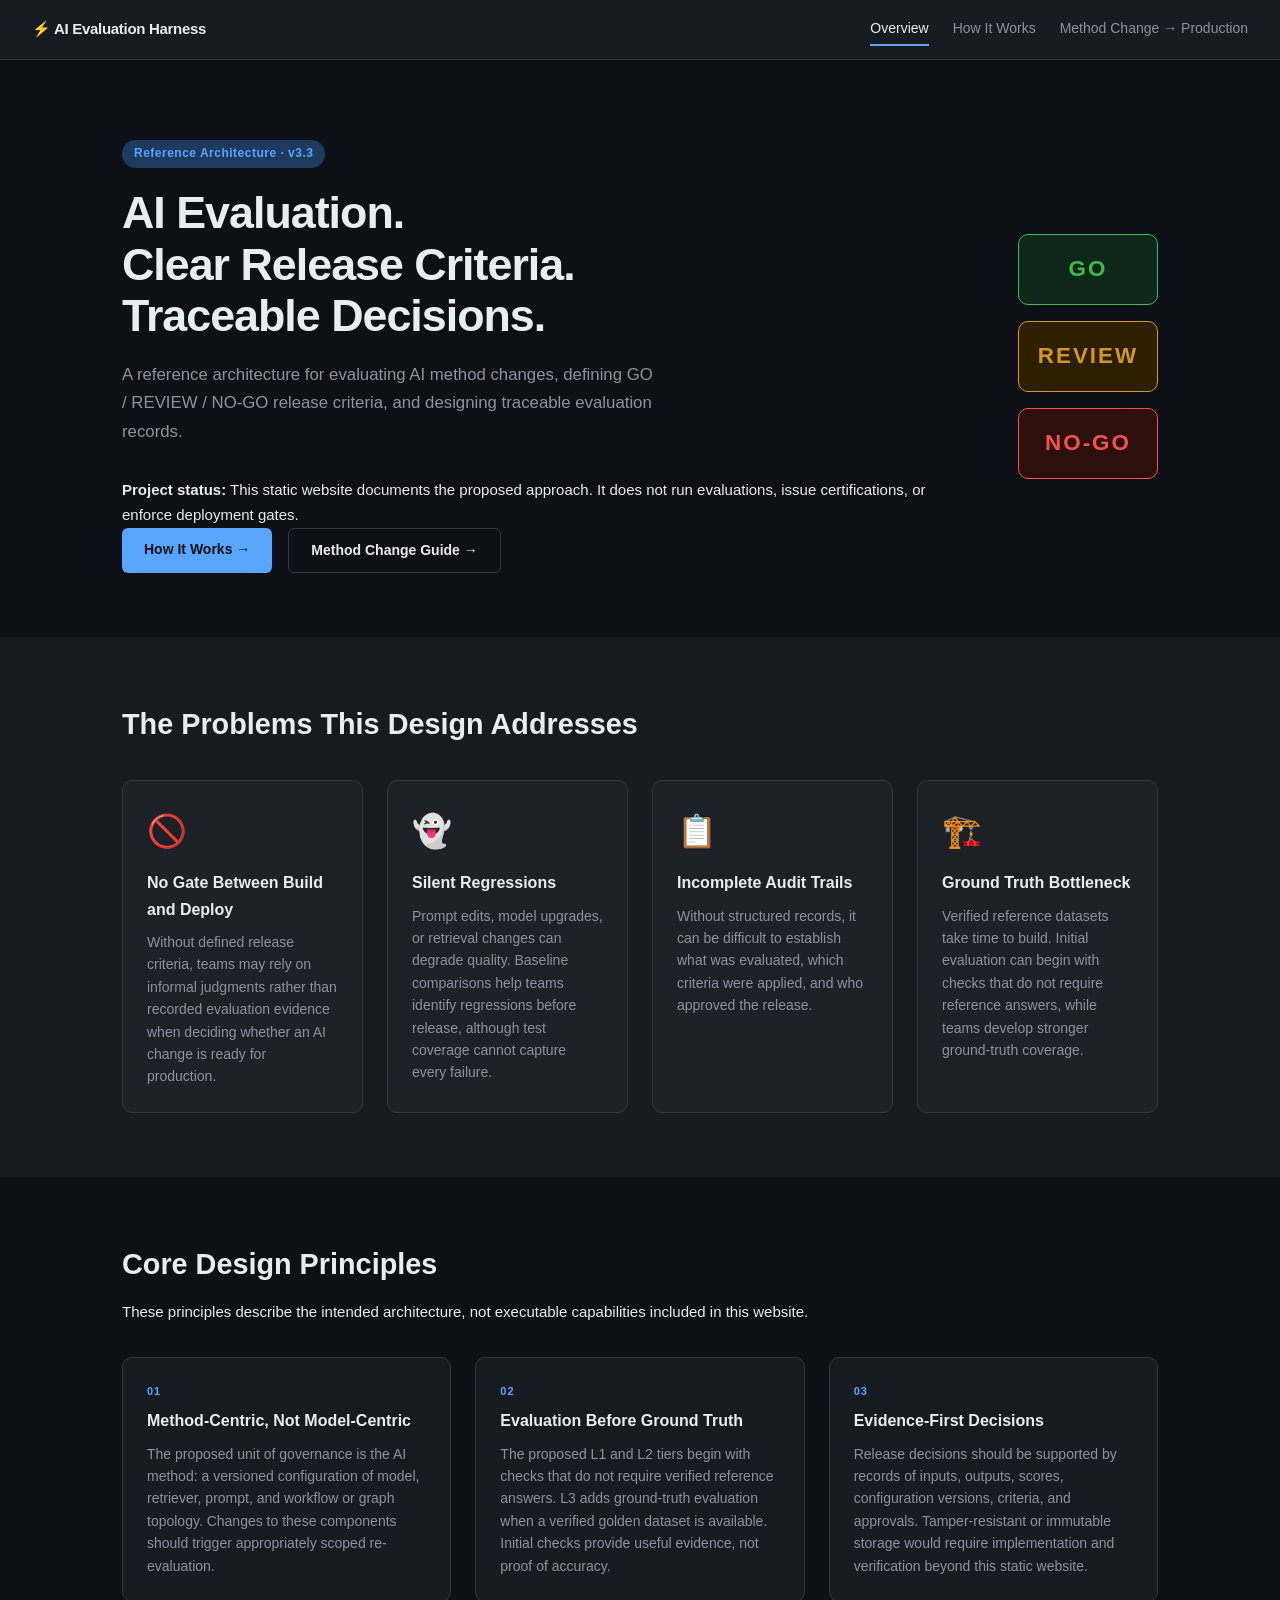
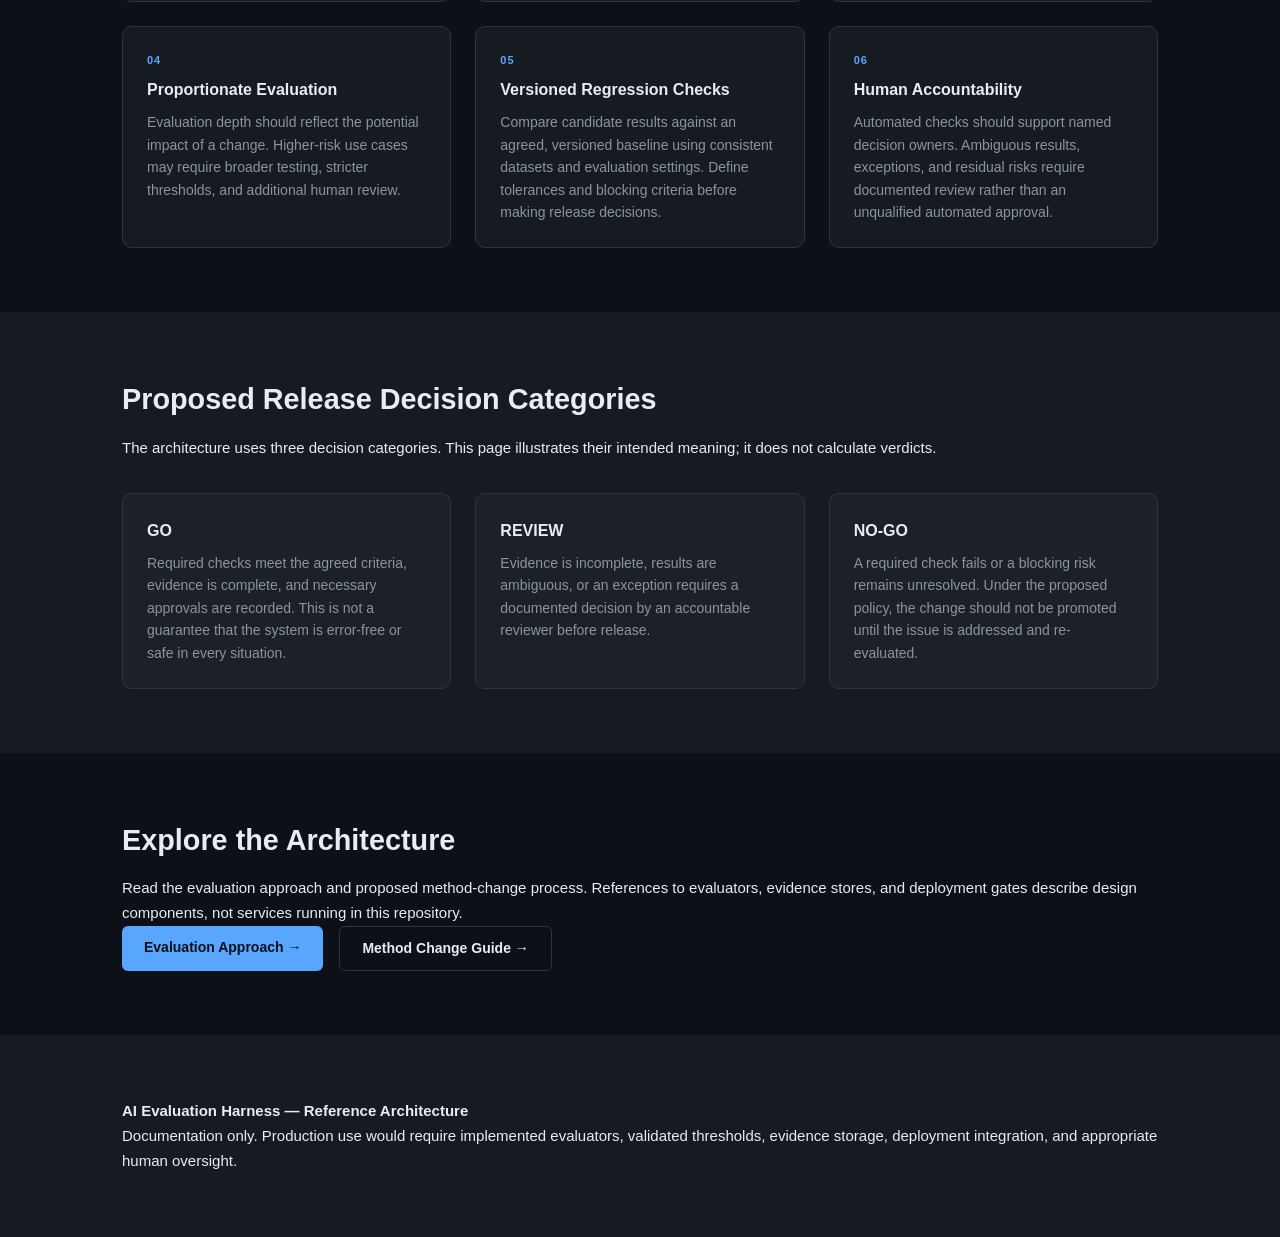
<file: ai-eval-harness/index.html>
<!DOCTYPE html>
<html lang="en">
<head>
  <meta charset="UTF-8"/>
  <meta name="viewport" content="width=device-width, initial-scale=1.0"/>
  <meta name="description" content="A reference architecture for AI evaluation, risk-based release criteria, regression checks, and traceable governance decisions."/>
  <title>AI Evaluation Harness — Reference Architecture</title>
  <link rel="stylesheet" href="assets/css/style.css"/>
</head>
<body>

  <nav class="navbar" aria-label="Main navigation">
    <div class="nav-brand">⚡ AI Evaluation Harness</div>
    <div class="nav-links">
      <a href="index.html" class="active" aria-current="page">Overview</a>
      <a href="how-it-works.html">How It Works</a>
      <a href="method-change.html">Method Change → Production</a>
    </div>
  </nav>

  <main>
    <section class="hero">
      <div class="hero-content">
        <div class="hero-badge">Reference Architecture · v3.3</div>
        <h1>AI Evaluation.<br/>Clear Release Criteria.<br/>Traceable Decisions.</h1>
        <p class="hero-sub">
          A reference architecture for evaluating AI method changes,
          defining GO / REVIEW / NO-GO release criteria, and designing
          traceable evaluation records.
        </p>
        <p>
          <strong>Project status:</strong> This static website documents
          the proposed approach. It does not run evaluations, issue
          certifications, or enforce deployment gates.
        </p>
        <div class="hero-actions">
          <a href="how-it-works.html" class="btn-primary">How It Works →</a>
          <a href="method-change.html" class="btn-secondary">Method Change Guide →</a>
        </div>
      </div>
      <div class="hero-visual" aria-label="Proposed release decision categories">
        <div class="verdict-badge go">GO</div>
        <div class="verdict-badge review">REVIEW</div>
        <div class="verdict-badge nogo">NO-GO</div>
      </div>
    </section>

    <section class="section section-dark">
      <div class="container">
        <h2>The Problems This Design Addresses</h2>
        <div class="problem-grid">
          <div class="problem-card">
            <div class="problem-icon" aria-hidden="true">🚫</div>
            <h3>No Gate Between Build and Deploy</h3>
            <p>
              Without defined release criteria, teams may rely on informal
              judgments rather than recorded evaluation evidence when
              deciding whether an AI change is ready for production.
            </p>
          </div>
          <div class="problem-card">
            <div class="problem-icon" aria-hidden="true">👻</div>
            <h3>Silent Regressions</h3>
            <p>
              Prompt edits, model upgrades, or retrieval changes can degrade
              quality. Baseline comparisons help teams identify regressions
              before release, although test coverage cannot capture every failure.
            </p>
          </div>
          <div class="problem-card">
            <div class="problem-icon" aria-hidden="true">📋</div>
            <h3>Incomplete Audit Trails</h3>
            <p>
              Without structured records, it can be difficult to establish
              what was evaluated, which criteria were applied, and who
              approved the release.
            </p>
          </div>
          <div class="problem-card">
            <div class="problem-icon" aria-hidden="true">🏗️</div>
            <h3>Ground Truth Bottleneck</h3>
            <p>
              Verified reference datasets take time to build. Initial
              evaluation can begin with checks that do not require reference
              answers, while teams develop stronger ground-truth coverage.
            </p>
          </div>
        </div>
      </div>
    </section>

    <section class="section">
      <div class="container">
        <h2>Core Design Principles</h2>
        <p>
          These principles describe the intended architecture, not
          executable capabilities included in this website.
        </p>
        <div class="principles-grid">
          <div class="principle-card">
            <span class="principle-num">01</span>
            <h3>Method-Centric, Not Model-Centric</h3>
            <p>
              The proposed unit of governance is the AI method: a versioned
              configuration of model, retriever, prompt, and workflow or
              graph topology. Changes to these components should trigger
              appropriately scoped re-evaluation.
            </p>
          </div>
          <div class="principle-card">
            <span class="principle-num">02</span>
            <h3>Evaluation Before Ground Truth</h3>
            <p>
              The proposed L1 and L2 tiers begin with checks that do not
              require verified reference answers. L3 adds ground-truth
              evaluation when a verified golden dataset is available.
              Initial checks provide useful evidence, not proof of accuracy.
            </p>
          </div>
          <div class="principle-card">
            <span class="principle-num">03</span>
            <h3>Evidence-First Decisions</h3>
            <p>
              Release decisions should be supported by records of inputs,
              outputs, scores, configuration versions, criteria, and
              approvals. Tamper-resistant or immutable storage would require
              implementation and verification beyond this static website.
            </p>
          </div>
          <div class="principle-card">
            <span class="principle-num">04</span>
            <h3>Proportionate Evaluation</h3>
            <p>
              Evaluation depth should reflect the potential impact of a
              change. Higher-risk use cases may require broader testing,
              stricter thresholds, and additional human review.
            </p>
          </div>
          <div class="principle-card">
            <span class="principle-num">05</span>
            <h3>Versioned Regression Checks</h3>
            <p>
              Compare candidate results against an agreed, versioned
              baseline using consistent datasets and evaluation settings.
              Define tolerances and blocking criteria before making
              release decisions.
            </p>
          </div>
          <div class="principle-card">
            <span class="principle-num">06</span>
            <h3>Human Accountability</h3>
            <p>
              Automated checks should support named decision owners.
              Ambiguous results, exceptions, and residual risks require
              documented review rather than an unqualified automated approval.
            </p>
          </div>
        </div>
      </div>
    </section>

    <section class="section section-dark">
      <div class="container">
        <h2>Proposed Release Decision Categories</h2>
        <p>
          The architecture uses three decision categories. This page
          illustrates their intended meaning; it does not calculate verdicts.
        </p>
        <div class="problem-grid">
          <div class="problem-card">
            <h3>GO</h3>
            <p>
              Required checks meet the agreed criteria, evidence is
              complete, and necessary approvals are recorded. This is
              not a guarantee that the system is error-free or safe in
              every situation.
            </p>
          </div>
          <div class="problem-card">
            <h3>REVIEW</h3>
            <p>
              Evidence is incomplete, results are ambiguous, or an
              exception requires a documented decision by an accountable
              reviewer before release.
            </p>
          </div>
          <div class="problem-card">
            <h3>NO-GO</h3>
            <p>
              A required check fails or a blocking risk remains unresolved.
              Under the proposed policy, the change should not be promoted
              until the issue is addressed and re-evaluated.
            </p>
          </div>
        </div>
      </div>
    </section>

    <section class="section">
      <div class="container">
        <h2>Explore the Architecture</h2>
        <p>
          Read the evaluation approach and proposed method-change process.
          References to evaluators, evidence stores, and deployment gates
          describe design components, not services running in this repository.
        </p>
        <div class="hero-actions">
          <a href="how-it-works.html" class="btn-primary">Evaluation Approach →</a>
          <a href="method-change.html" class="btn-secondary">Method Change Guide →</a>
        </div>
      </div>
    </section>
  </main>

  <footer class="section section-dark">
    <div class="container">
      <p>
        <strong>AI Evaluation Harness — Reference Architecture</strong>
      </p>
      <p>
        Documentation only. Production use would require implemented
        evaluators, validated thresholds, evidence storage, deployment
        integration, and appropriate human oversight.
      </p>
    </div>
  </footer>

</body>
</html>
</file>
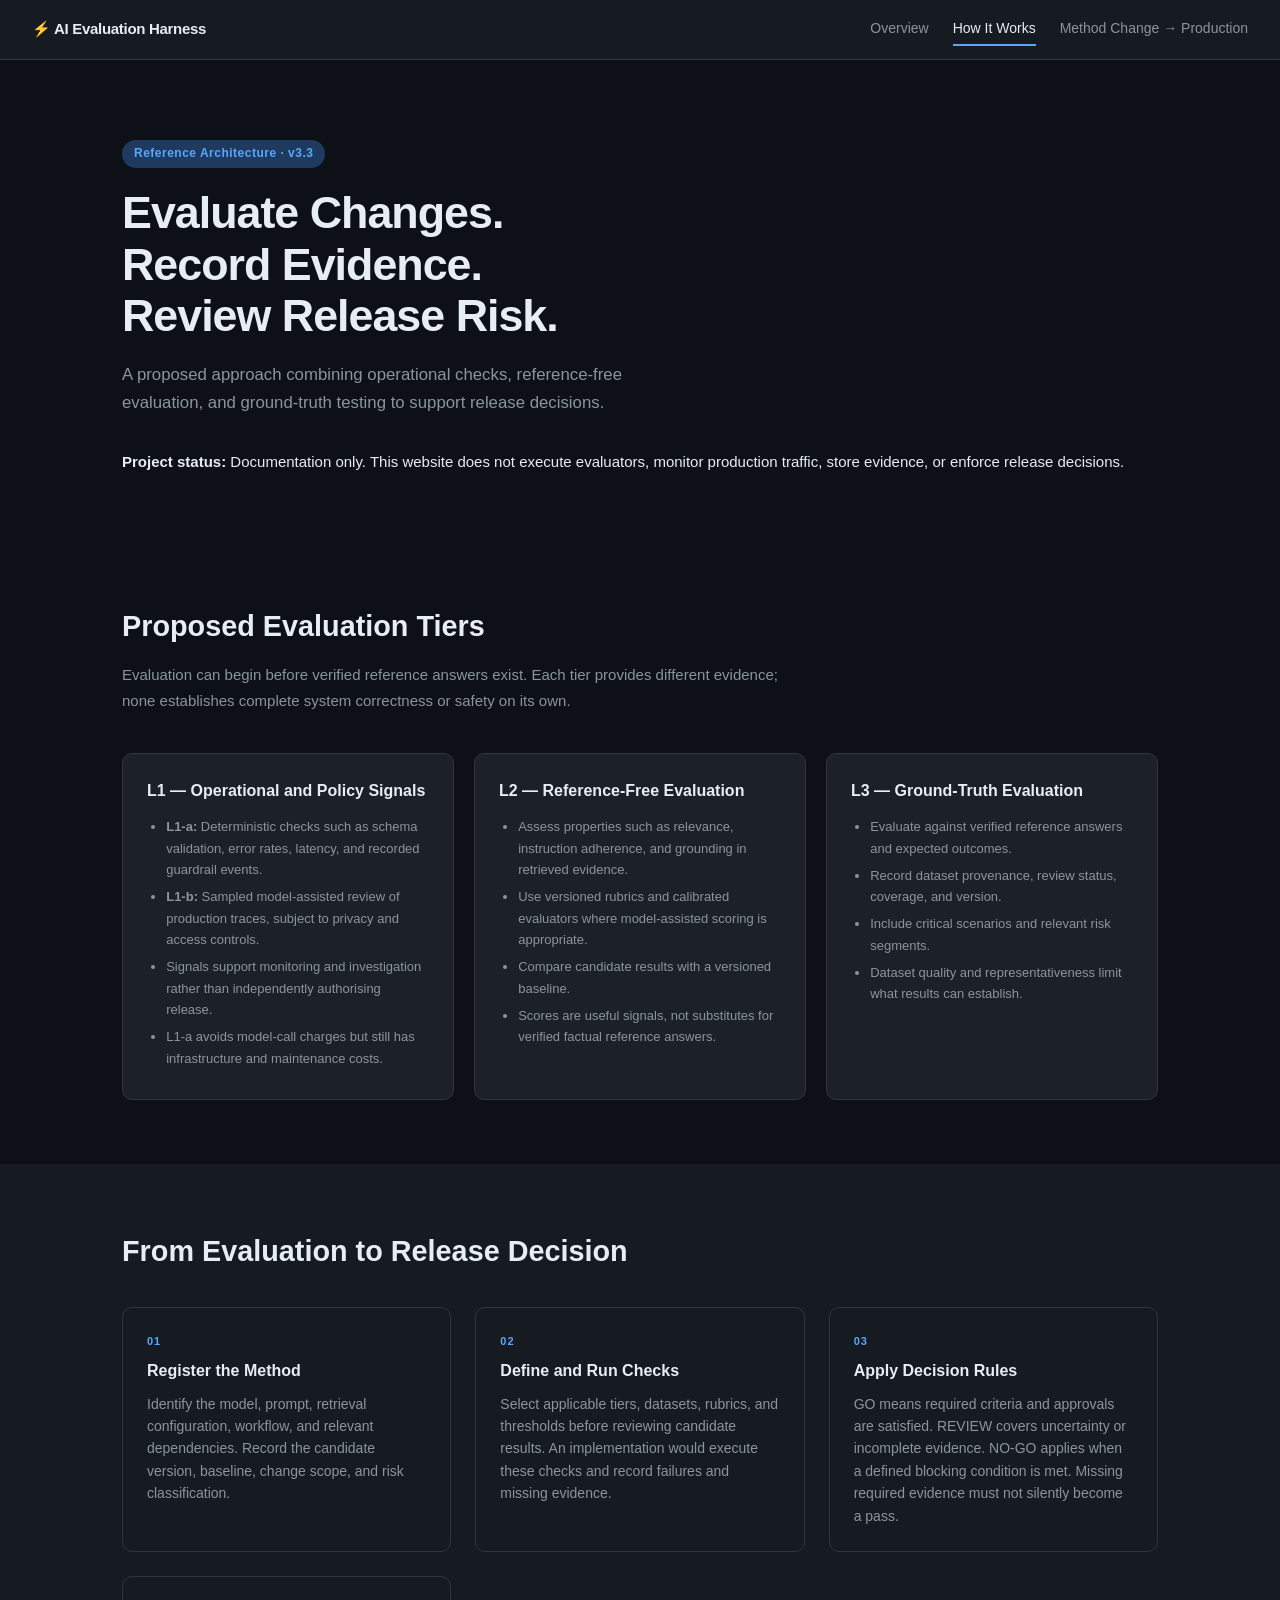
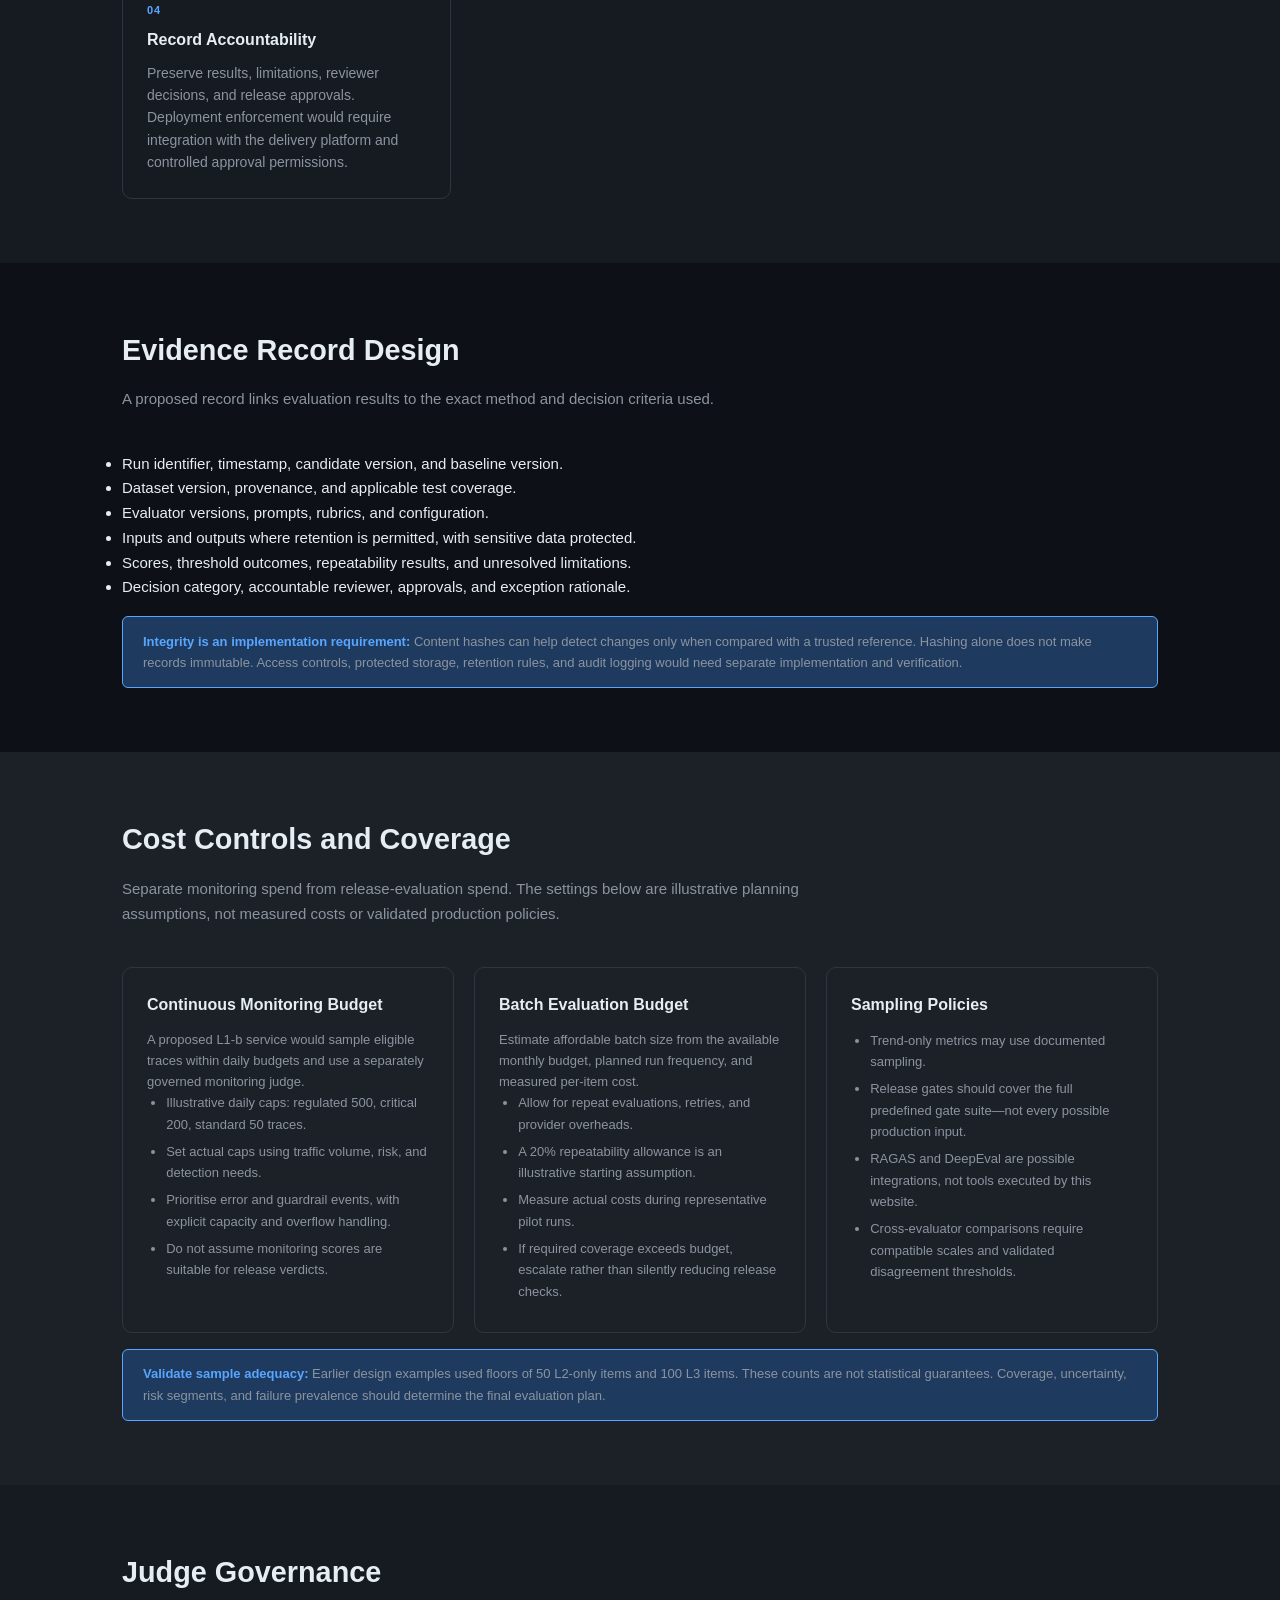
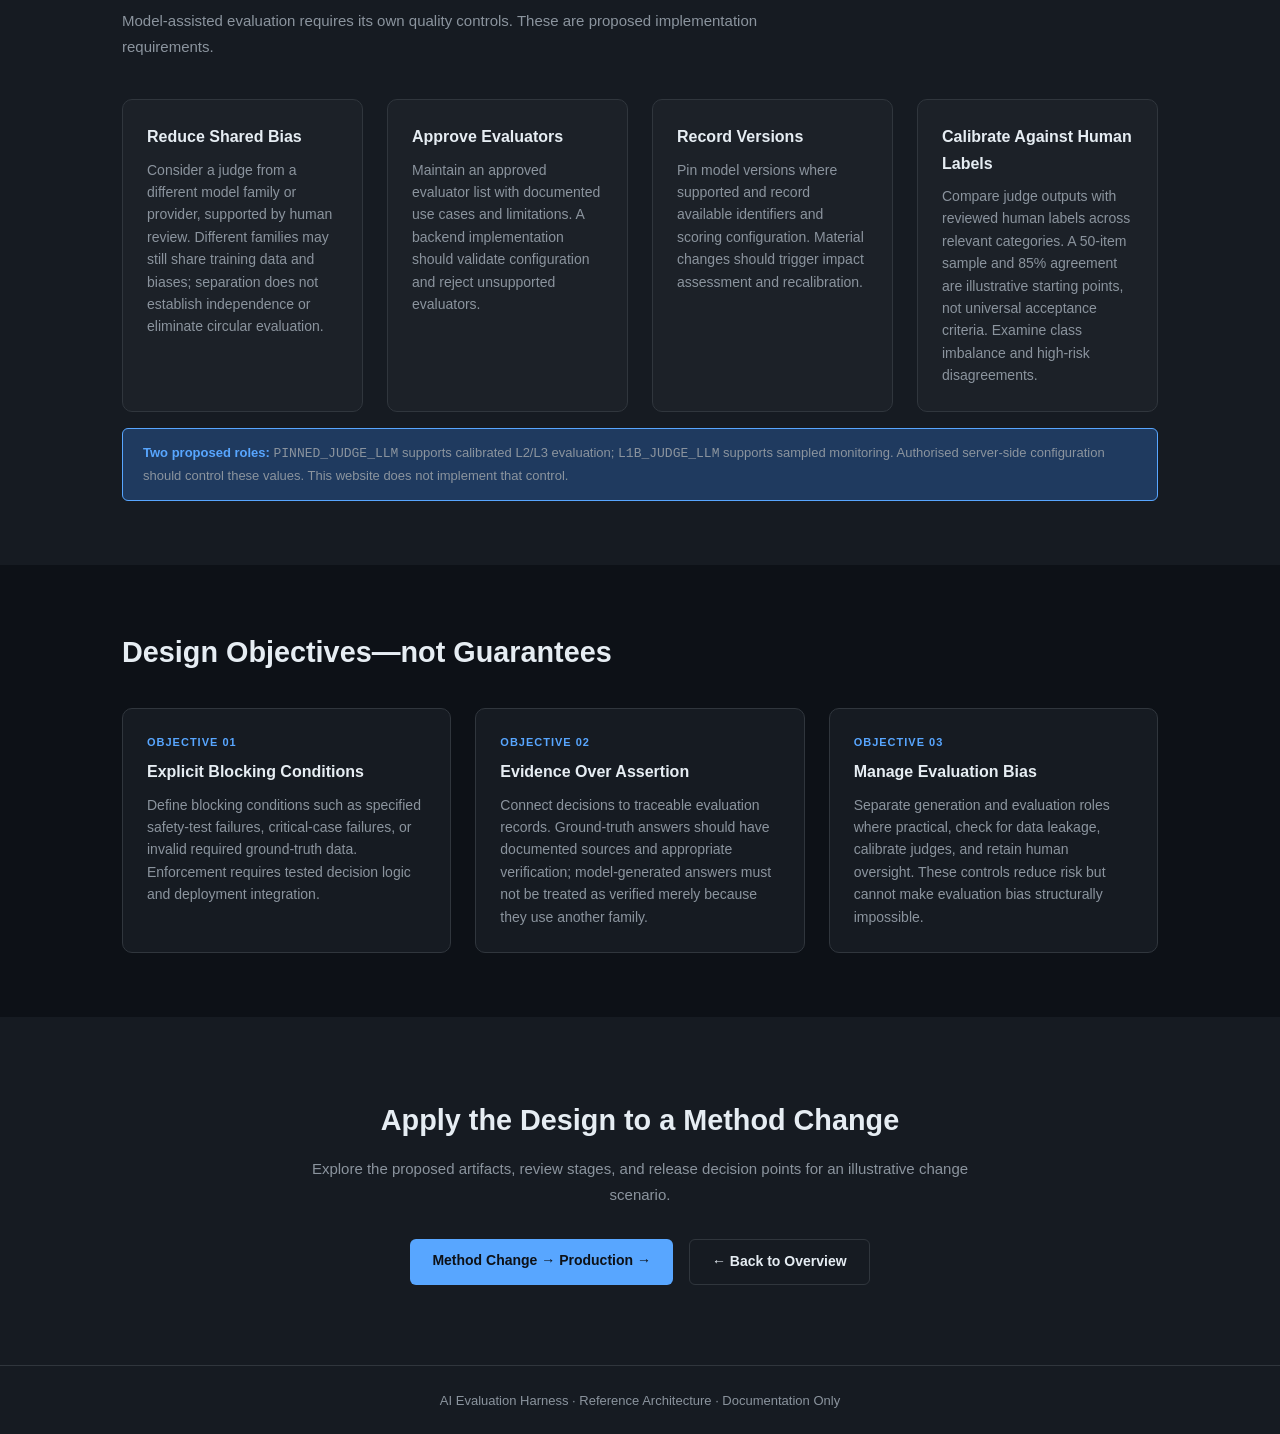
<file: ai-eval-harness/how-it-works.html>
<!DOCTYPE html>
<html lang="en">
<head>
  <meta charset="UTF-8"/>
  <meta name="viewport" content="width=device-width, initial-scale=1.0"/>
  <meta name="description" content="Proposed evaluation tiers, evidence records, cost controls, and judge governance for AI method changes."/>
  <title>How It Works — AI Evaluation Harness</title>
  <link rel="stylesheet" href="assets/css/style.css"/>
</head>
<body>

  <nav class="navbar" aria-label="Main navigation">
    <div class="nav-brand">⚡ AI Evaluation Harness</div>
    <div class="nav-links">
      <a href="index.html">Overview</a>
      <a href="how-it-works.html" class="active" aria-current="page">How It Works</a>
      <a href="method-change.html">Method Change → Production</a>
    </div>
  </nav>

  <main>
    <section class="hero">
      <div class="hero-content">
        <div class="hero-badge">Reference Architecture · v3.3</div>
        <h1>Evaluate Changes.<br/>Record Evidence.<br/>Review Release Risk.</h1>
        <p class="hero-sub">
          A proposed approach combining operational checks, reference-free
          evaluation, and ground-truth testing to support release decisions.
        </p>
        <p>
          <strong>Project status:</strong> Documentation only. This website
          does not execute evaluators, monitor production traffic, store
          evidence, or enforce release decisions.
        </p>
      </div>
    </section>

    <section class="section">
      <div class="container">
        <h2>Proposed Evaluation Tiers</h2>
        <p class="section-sub">
          Evaluation can begin before verified reference answers exist.
          Each tier provides different evidence; none establishes complete
          system correctness or safety on its own.
        </p>
        <div class="baseline-grid">
          <div class="baseline-card">
            <h3>L1 — Operational and Policy Signals</h3>
            <ul>
              <li><strong>L1-a:</strong> Deterministic checks such as schema validation, error rates, latency, and recorded guardrail events.</li>
              <li><strong>L1-b:</strong> Sampled model-assisted review of production traces, subject to privacy and access controls.</li>
              <li>Signals support monitoring and investigation rather than independently authorising release.</li>
              <li>L1-a avoids model-call charges but still has infrastructure and maintenance costs.</li>
            </ul>
          </div>
          <div class="baseline-card">
            <h3>L2 — Reference-Free Evaluation</h3>
            <ul>
              <li>Assess properties such as relevance, instruction adherence, and grounding in retrieved evidence.</li>
              <li>Use versioned rubrics and calibrated evaluators where model-assisted scoring is appropriate.</li>
              <li>Compare candidate results with a versioned baseline.</li>
              <li>Scores are useful signals, not substitutes for verified factual reference answers.</li>
            </ul>
          </div>
          <div class="baseline-card">
            <h3>L3 — Ground-Truth Evaluation</h3>
            <ul>
              <li>Evaluate against verified reference answers and expected outcomes.</li>
              <li>Record dataset provenance, review status, coverage, and version.</li>
              <li>Include critical scenarios and relevant risk segments.</li>
              <li>Dataset quality and representativeness limit what results can establish.</li>
            </ul>
          </div>
        </div>
      </div>
    </section>

    <section class="section section-dark">
      <div class="container">
        <h2>From Evaluation to Release Decision</h2>
        <div class="principles-grid">
          <div class="principle-card">
            <span class="principle-num">01</span>
            <h3>Register the Method</h3>
            <p>
              Identify the model, prompt, retrieval configuration, workflow,
              and relevant dependencies. Record the candidate version,
              baseline, change scope, and risk classification.
            </p>
          </div>
          <div class="principle-card">
            <span class="principle-num">02</span>
            <h3>Define and Run Checks</h3>
            <p>
              Select applicable tiers, datasets, rubrics, and thresholds
              before reviewing candidate results. An implementation would
              execute these checks and record failures and missing evidence.
            </p>
          </div>
          <div class="principle-card">
            <span class="principle-num">03</span>
            <h3>Apply Decision Rules</h3>
            <p>
              GO means required criteria and approvals are satisfied.
              REVIEW covers uncertainty or incomplete evidence.
              NO-GO applies when a defined blocking condition is met.
              Missing required evidence must not silently become a pass.
            </p>
          </div>
          <div class="principle-card">
            <span class="principle-num">04</span>
            <h3>Record Accountability</h3>
            <p>
              Preserve results, limitations, reviewer decisions, and release
              approvals. Deployment enforcement would require integration
              with the delivery platform and controlled approval permissions.
            </p>
          </div>
        </div>
      </div>
    </section>

    <section class="section">
      <div class="container">
        <h2>Evidence Record Design</h2>
        <p class="section-sub">
          A proposed record links evaluation results to the exact method
          and decision criteria used.
        </p>
        <ul>
          <li>Run identifier, timestamp, candidate version, and baseline version.</li>
          <li>Dataset version, provenance, and applicable test coverage.</li>
          <li>Evaluator versions, prompts, rubrics, and configuration.</li>
          <li>Inputs and outputs where retention is permitted, with sensitive data protected.</li>
          <li>Scores, threshold outcomes, repeatability results, and unresolved limitations.</li>
          <li>Decision category, accountable reviewer, approvals, and exception rationale.</li>
        </ul>
        <div class="method-fingerprint-note">
          <strong>Integrity is an implementation requirement:</strong>
          Content hashes can help detect changes only when compared with
          a trusted reference. Hashing alone does not make records immutable.
          Access controls, protected storage, retention rules, and audit
          logging would need separate implementation and verification.
        </div>
      </div>
    </section>

    <section class="section section-alt">
      <div class="container">
        <h2>Cost Controls and Coverage</h2>
        <p class="section-sub">
          Separate monitoring spend from release-evaluation spend.
          The settings below are illustrative planning assumptions,
          not measured costs or validated production policies.
        </p>
        <div class="baseline-grid">
          <div class="baseline-card">
            <h3>Continuous Monitoring Budget</h3>
            <p>
              A proposed L1-b service would sample eligible traces within
              daily budgets and use a separately governed monitoring judge.
            </p>
            <ul>
              <li>Illustrative daily caps: regulated 500, critical 200, standard 50 traces.</li>
              <li>Set actual caps using traffic volume, risk, and detection needs.</li>
              <li>Prioritise error and guardrail events, with explicit capacity and overflow handling.</li>
              <li>Do not assume monitoring scores are suitable for release verdicts.</li>
            </ul>
          </div>
          <div class="baseline-card">
            <h3>Batch Evaluation Budget</h3>
            <p>
              Estimate affordable batch size from the available monthly
              budget, planned run frequency, and measured per-item cost.
            </p>
            <ul>
              <li>Allow for repeat evaluations, retries, and provider overheads.</li>
              <li>A 20% repeatability allowance is an illustrative starting assumption.</li>
              <li>Measure actual costs during representative pilot runs.</li>
              <li>If required coverage exceeds budget, escalate rather than silently reducing release checks.</li>
            </ul>
          </div>
          <div class="baseline-card">
            <h3>Sampling Policies</h3>
            <ul>
              <li>Trend-only metrics may use documented sampling.</li>
              <li>Release gates should cover the full predefined gate suite—not every possible production input.</li>
              <li>RAGAS and DeepEval are possible integrations, not tools executed by this website.</li>
              <li>Cross-evaluator comparisons require compatible scales and validated disagreement thresholds.</li>
            </ul>
          </div>
        </div>
        <div class="method-fingerprint-note">
          <strong>Validate sample adequacy:</strong>
          Earlier design examples used floors of 50 L2-only items and
          100 L3 items. These counts are not statistical guarantees.
          Coverage, uncertainty, risk segments, and failure prevalence
          should determine the final evaluation plan.
        </div>
      </div>
    </section>

    <section class="section section-dark">
      <div class="container">
        <h2>Judge Governance</h2>
        <p class="section-sub">
          Model-assisted evaluation requires its own quality controls.
          These are proposed implementation requirements.
        </p>
        <div class="problem-grid">
          <div class="problem-card">
            <h3>Reduce Shared Bias</h3>
            <p>
              Consider a judge from a different model family or provider,
              supported by human review. Different families may still
              share training data and biases; separation does not establish
              independence or eliminate circular evaluation.
            </p>
          </div>
          <div class="problem-card">
            <h3>Approve Evaluators</h3>
            <p>
              Maintain an approved evaluator list with documented use
              cases and limitations. A backend implementation should
              validate configuration and reject unsupported evaluators.
            </p>
          </div>
          <div class="problem-card">
            <h3>Record Versions</h3>
            <p>
              Pin model versions where supported and record available
              identifiers and scoring configuration. Material changes
              should trigger impact assessment and recalibration.
            </p>
          </div>
          <div class="problem-card">
            <h3>Calibrate Against Human Labels</h3>
            <p>
              Compare judge outputs with reviewed human labels across
              relevant categories. A 50-item sample and 85% agreement
              are illustrative starting points, not universal acceptance
              criteria. Examine class imbalance and high-risk disagreements.
            </p>
          </div>
        </div>
        <div class="method-fingerprint-note">
          <strong>Two proposed roles:</strong>
          <code>PINNED_JUDGE_LLM</code> supports calibrated L2/L3 evaluation;
          <code>L1B_JUDGE_LLM</code> supports sampled monitoring.
          Authorised server-side configuration should control these values.
          This website does not implement that control.
        </div>
      </div>
    </section>

    <section class="section">
      <div class="container">
        <h2>Design Objectives—not Guarantees</h2>
        <div class="principles-grid">
          <div class="principle-card">
            <span class="principle-num">OBJECTIVE 01</span>
            <h3>Explicit Blocking Conditions</h3>
            <p>
              Define blocking conditions such as specified safety-test
              failures, critical-case failures, or invalid required
              ground-truth data. Enforcement requires tested decision
              logic and deployment integration.
            </p>
          </div>
          <div class="principle-card">
            <span class="principle-num">OBJECTIVE 02</span>
            <h3>Evidence Over Assertion</h3>
            <p>
              Connect decisions to traceable evaluation records.
              Ground-truth answers should have documented sources and
              appropriate verification; model-generated answers must not
              be treated as verified merely because they use another family.
            </p>
          </div>
          <div class="principle-card">
            <span class="principle-num">OBJECTIVE 03</span>
            <h3>Manage Evaluation Bias</h3>
            <p>
              Separate generation and evaluation roles where practical,
              check for data leakage, calibrate judges, and retain human
              oversight. These controls reduce risk but cannot make
              evaluation bias structurally impossible.
            </p>
          </div>
        </div>
      </div>
    </section>

    <section class="section section-dark cta-section">
      <div class="container center">
        <h2>Apply the Design to a Method Change</h2>
        <p class="section-sub">
          Explore the proposed artifacts, review stages, and release
          decision points for an illustrative change scenario.
        </p>
        <div class="cta-actions">
          <a href="method-change.html" class="btn-primary">Method Change → Production →</a>
          <a href="index.html" class="btn-secondary">← Back to Overview</a>
        </div>
      </div>
    </section>
  </main>

  <footer class="footer">
    <p>AI Evaluation Harness · Reference Architecture · Documentation Only</p>
  </footer>

</body>
</html>
</file>
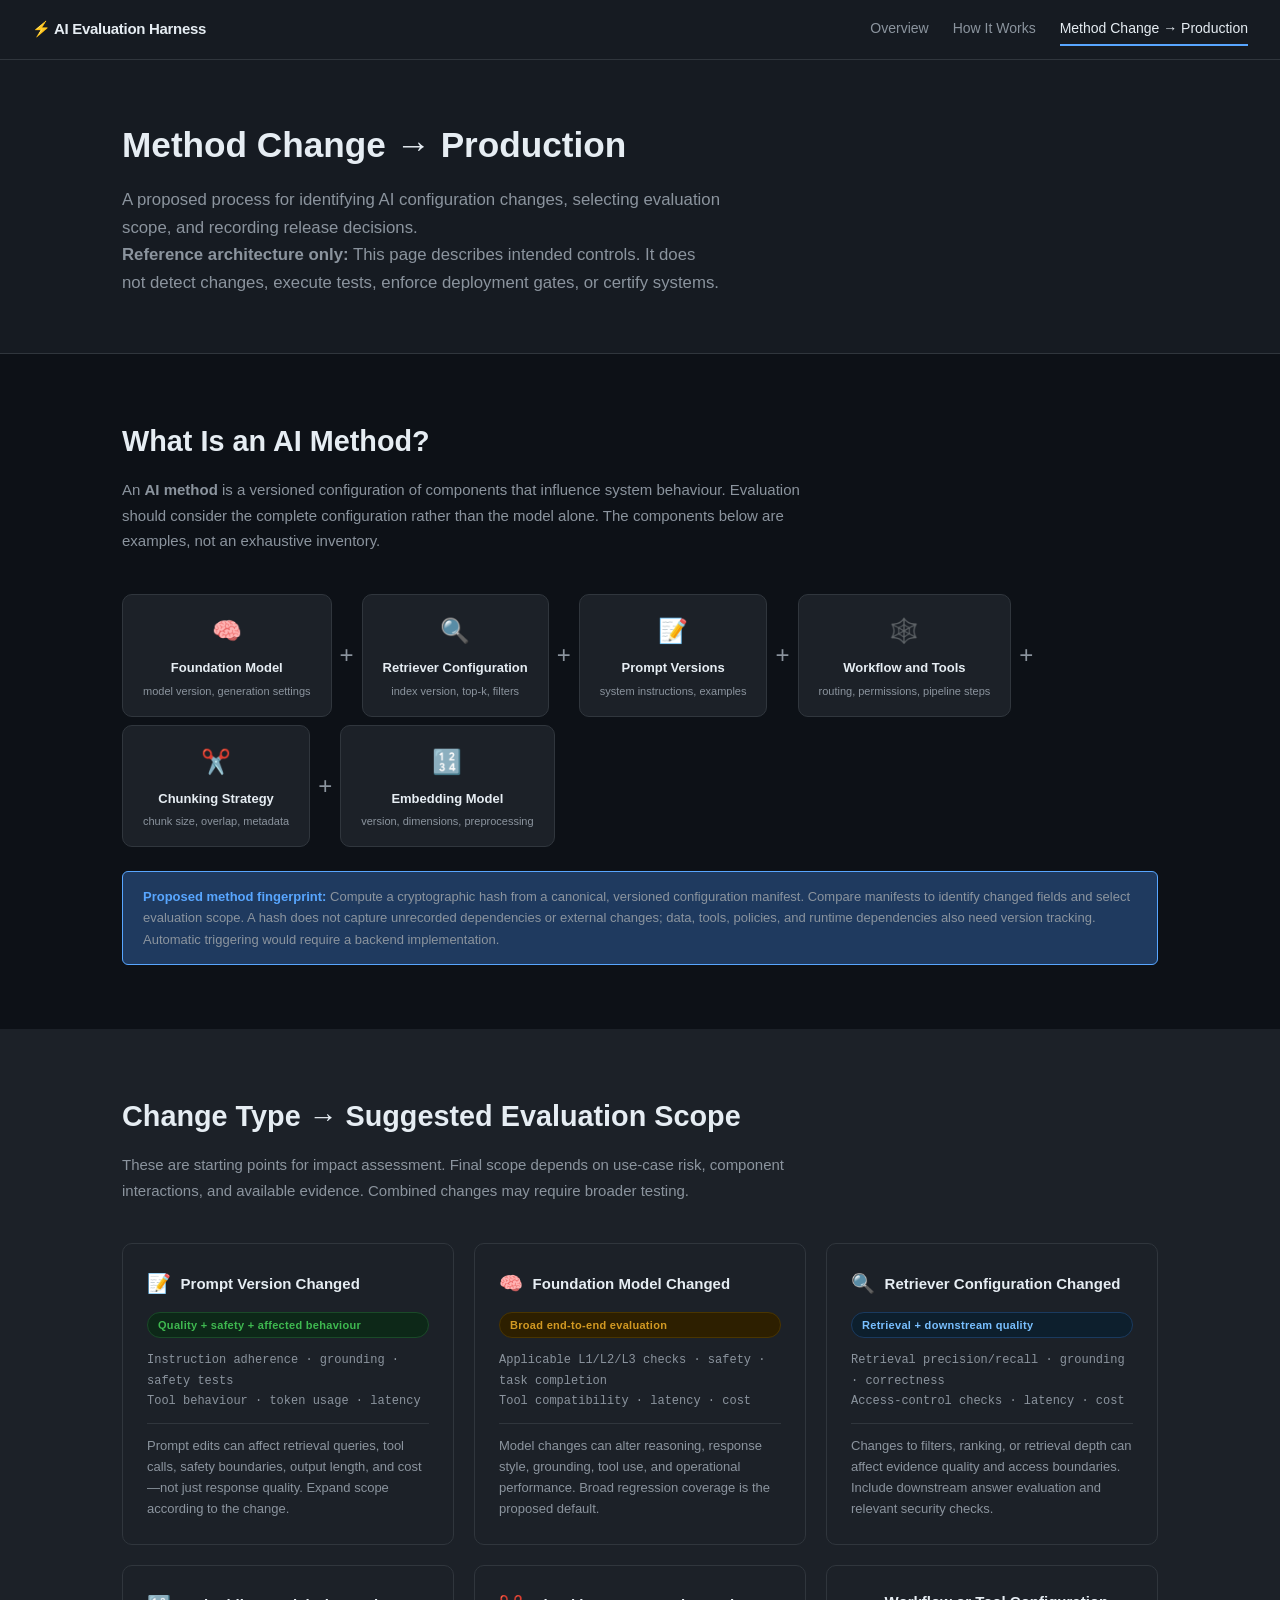
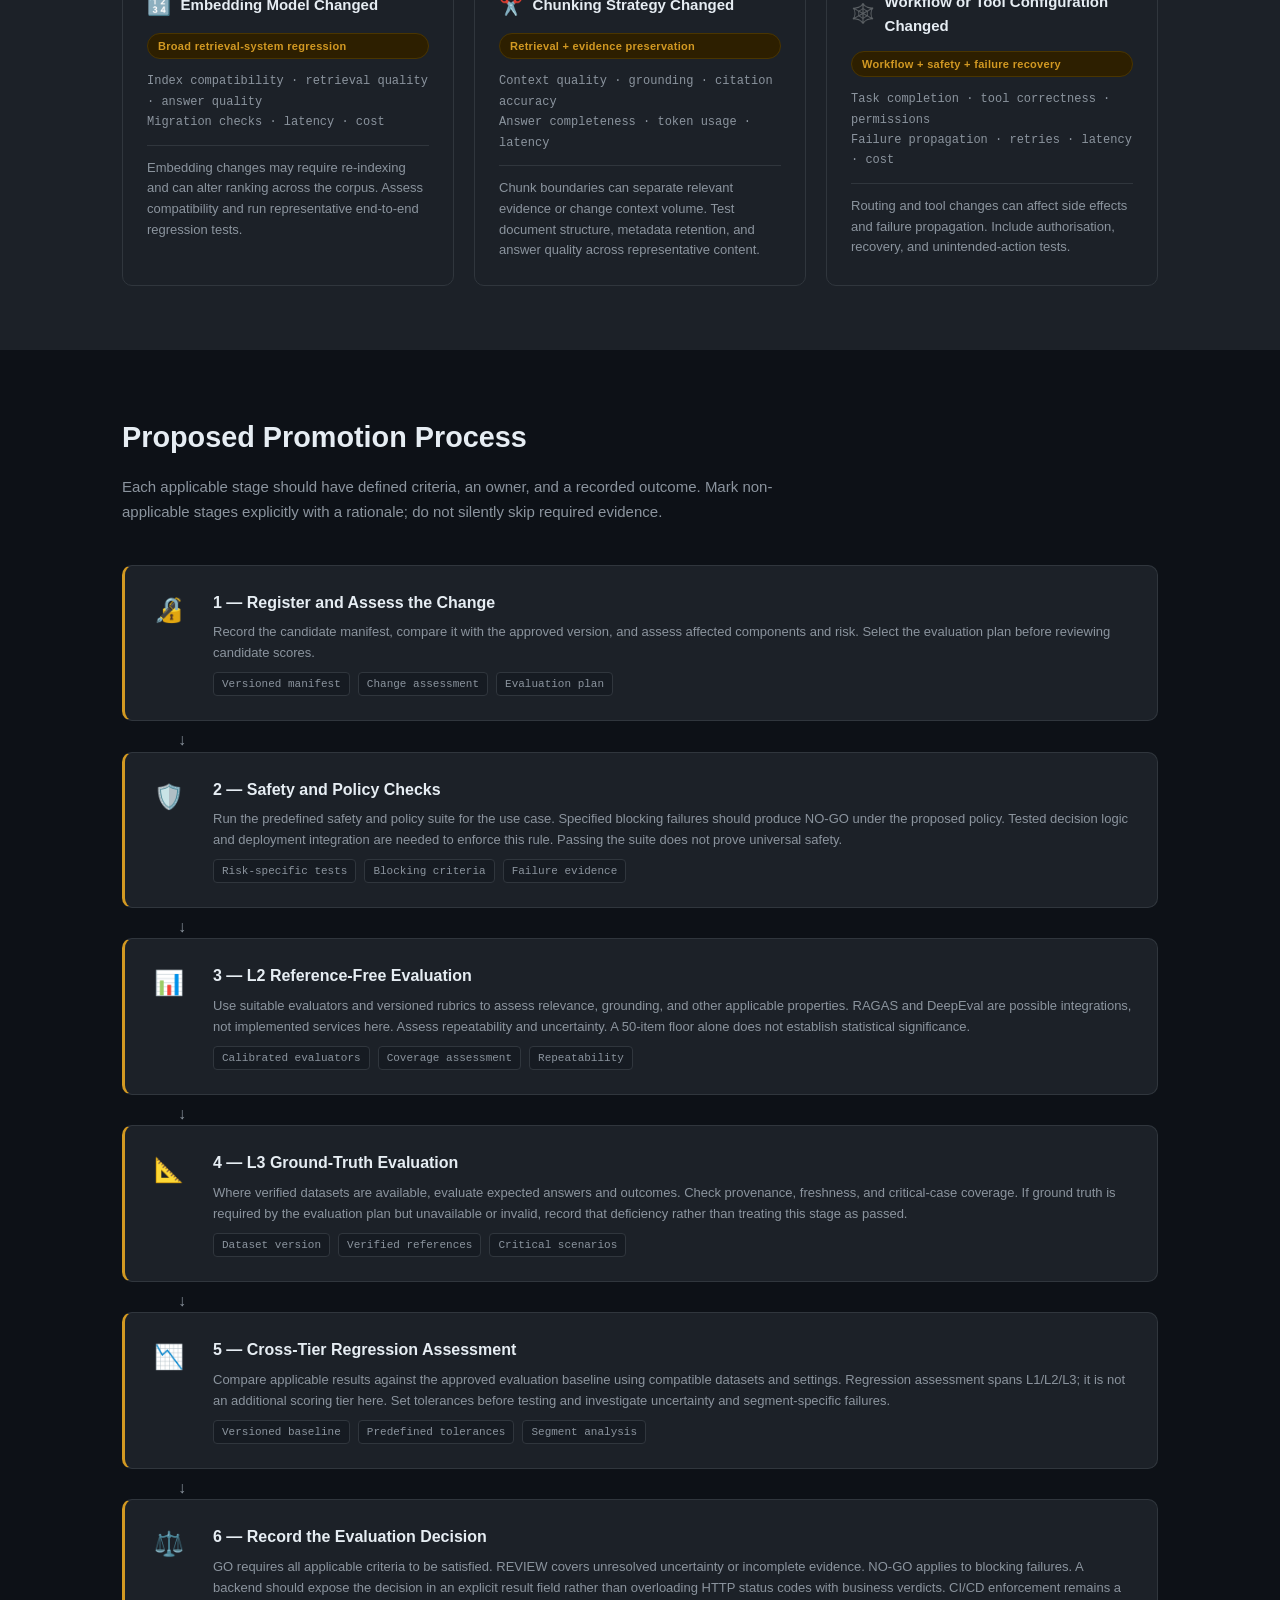
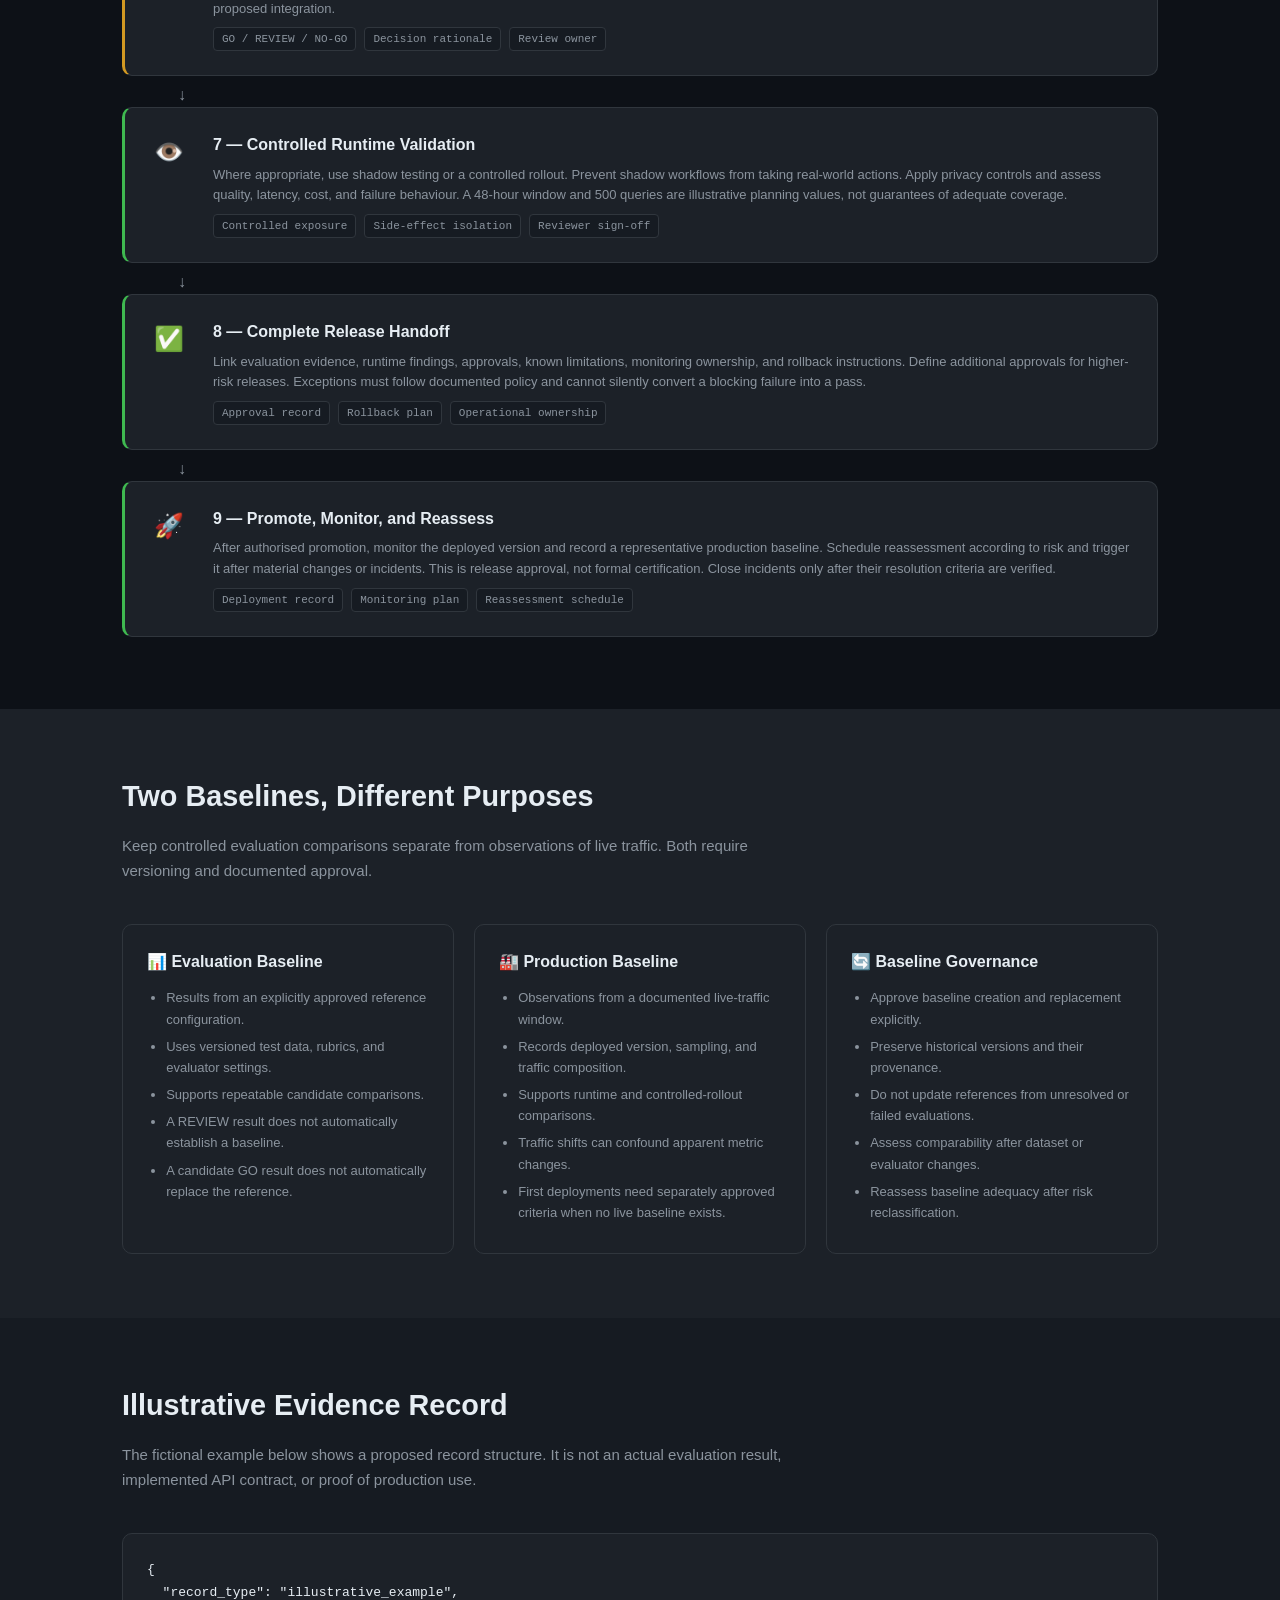
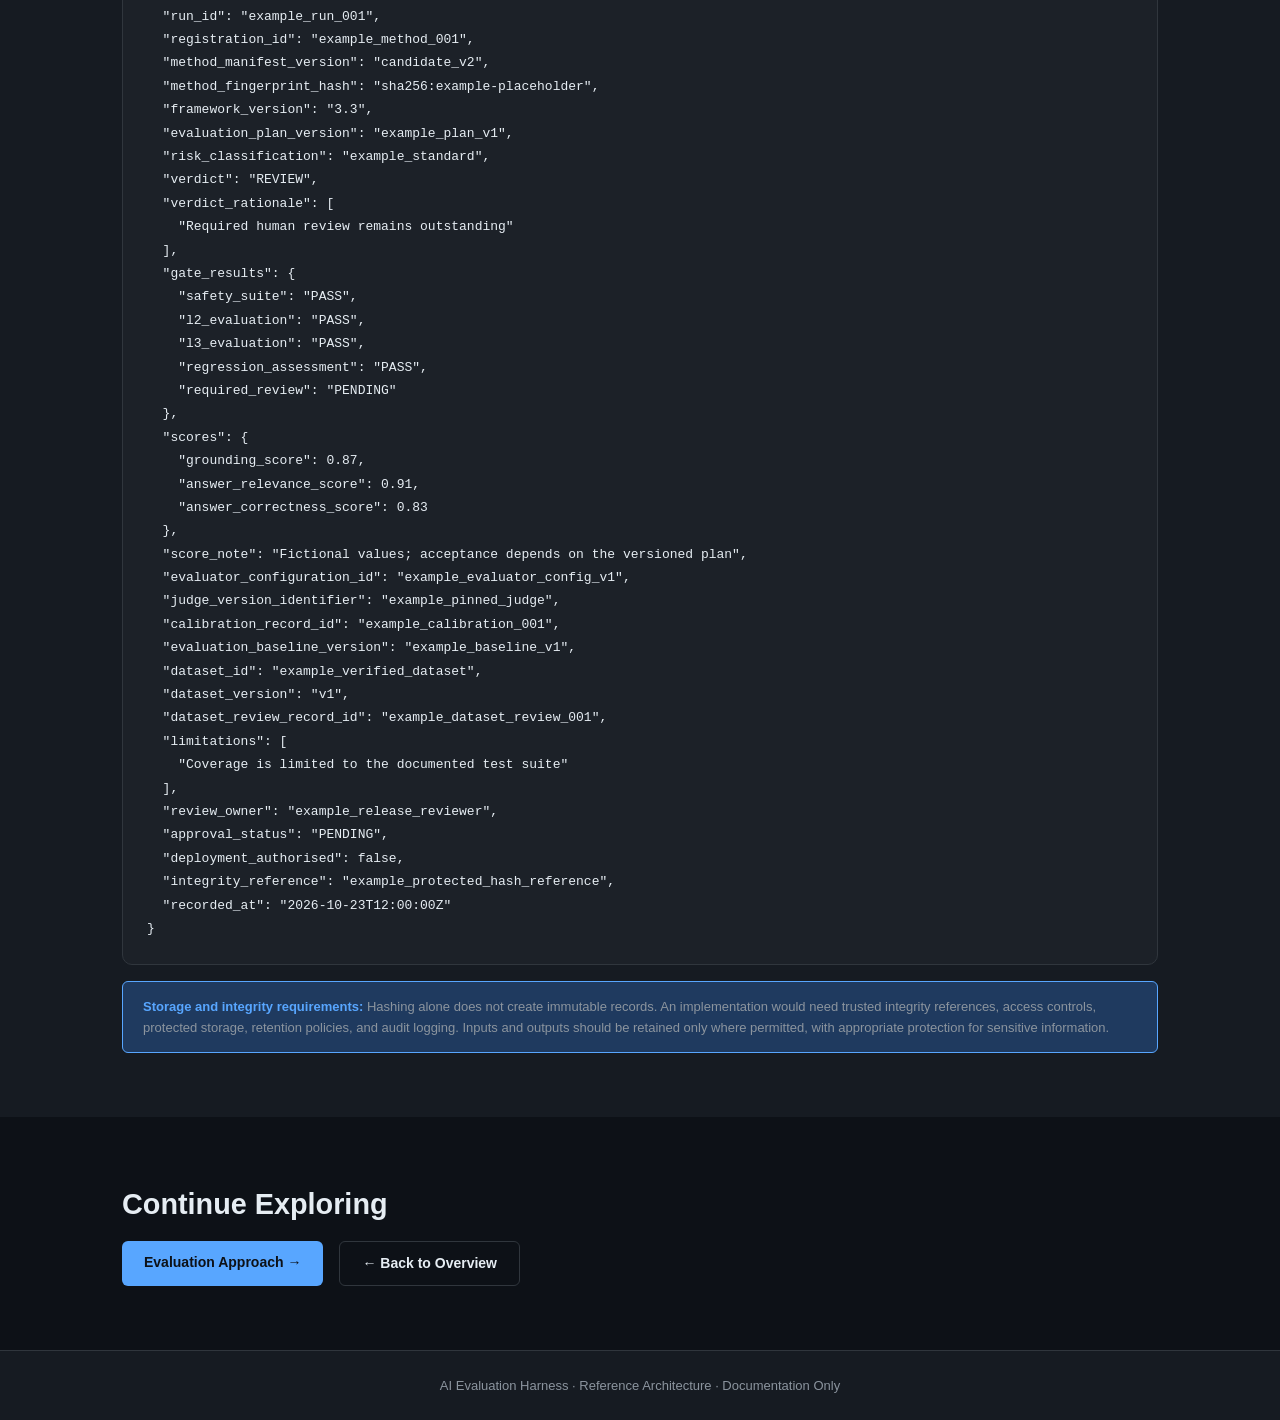
<file: ai-eval-harness/method-change.html>
<!DOCTYPE html>
<html lang="en">
<head>
  <meta charset="UTF-8"/>
  <meta name="viewport" content="width=device-width, initial-scale=1.0"/>
  <meta name="description" content="A proposed risk-based process for evaluating AI configuration changes, recording evidence, and reviewing production readiness."/>
  <title>Method Change → Production — AI Evaluation Harness</title>
  <link rel="stylesheet" href="assets/css/style.css"/>
</head>
<body>

  <nav class="navbar" aria-label="Main navigation">
    <div class="nav-brand">⚡ AI Evaluation Harness</div>
    <div class="nav-links">
      <a href="index.html">Overview</a>
      <a href="how-it-works.html">How It Works</a>
      <a href="method-change.html" class="active" aria-current="page">Method Change → Production</a>
    </div>
  </nav>

  <main>
    <section class="page-hero">
      <div class="container">
        <h1>Method Change → Production</h1>
        <p>
          A proposed process for identifying AI configuration changes,
          selecting evaluation scope, and recording release decisions.
        </p>
        <p>
          <strong>Reference architecture only:</strong> This page describes
          intended controls. It does not detect changes, execute tests,
          enforce deployment gates, or certify systems.
        </p>
      </div>
    </section>

    <section class="section">
      <div class="container">
        <h2>What Is an AI Method?</h2>
        <p class="section-sub">
          An <strong>AI method</strong> is a versioned configuration of
          components that influence system behaviour. Evaluation should
          consider the complete configuration rather than the model alone.
          The components below are examples, not an exhaustive inventory.
        </p>

        <div class="method-anatomy">
          <div class="method-component">
            <div class="component-icon" aria-hidden="true">🧠</div>
            <div class="component-name">Foundation Model</div>
            <div class="component-example">model version, generation settings</div>
          </div>
          <div class="method-plus" aria-hidden="true">+</div>
          <div class="method-component">
            <div class="component-icon" aria-hidden="true">🔍</div>
            <div class="component-name">Retriever Configuration</div>
            <div class="component-example">index version, top-k, filters</div>
          </div>
          <div class="method-plus" aria-hidden="true">+</div>
          <div class="method-component">
            <div class="component-icon" aria-hidden="true">📝</div>
            <div class="component-name">Prompt Versions</div>
            <div class="component-example">system instructions, examples</div>
          </div>
          <div class="method-plus" aria-hidden="true">+</div>
          <div class="method-component">
            <div class="component-icon" aria-hidden="true">🕸️</div>
            <div class="component-name">Workflow and Tools</div>
            <div class="component-example">routing, permissions, pipeline steps</div>
          </div>
          <div class="method-plus" aria-hidden="true">+</div>
          <div class="method-component">
            <div class="component-icon" aria-hidden="true">✂️</div>
            <div class="component-name">Chunking Strategy</div>
            <div class="component-example">chunk size, overlap, metadata</div>
          </div>
          <div class="method-plus" aria-hidden="true">+</div>
          <div class="method-component">
            <div class="component-icon" aria-hidden="true">🔢</div>
            <div class="component-name">Embedding Model</div>
            <div class="component-example">version, dimensions, preprocessing</div>
          </div>
        </div>

        <div class="method-fingerprint-note">
          <strong>Proposed method fingerprint:</strong>
          Compute a cryptographic hash from a canonical, versioned
          configuration manifest. Compare manifests to identify changed
          fields and select evaluation scope. A hash does not capture
          unrecorded dependencies or external changes; data, tools,
          policies, and runtime dependencies also need version tracking.
          Automatic triggering would require a backend implementation.
        </div>
      </div>
    </section>

    <section class="section section-alt">
      <div class="container">
        <h2>Change Type → Suggested Evaluation Scope</h2>
        <p class="section-sub">
          These are starting points for impact assessment. Final scope
          depends on use-case risk, component interactions, and available
          evidence. Combined changes may require broader testing.
        </p>

        <div class="change-scope-grid">
          <div class="change-card">
            <div class="change-field">
              <span class="field-icon" aria-hidden="true">📝</span>
              <strong>Prompt Version Changed</strong>
            </div>
            <span class="scope-badge partial">Quality + safety + affected behaviour</span>
            <div class="change-metrics">
              Instruction adherence · grounding · safety tests<br/>
              Tool behaviour · token usage · latency
            </div>
            <div class="change-rationale">
              Prompt edits can affect retrieval queries, tool calls,
              safety boundaries, output length, and cost—not just response
              quality. Expand scope according to the change.
            </div>
          </div>

          <div class="change-card">
            <div class="change-field">
              <span class="field-icon" aria-hidden="true">🧠</span>
              <strong>Foundation Model Changed</strong>
            </div>
            <span class="scope-badge full">Broad end-to-end evaluation</span>
            <div class="change-metrics">
              Applicable L1/L2/L3 checks · safety · task completion<br/>
              Tool compatibility · latency · cost
            </div>
            <div class="change-rationale">
              Model changes can alter reasoning, response style, grounding,
              tool use, and operational performance. Broad regression
              coverage is the proposed default.
            </div>
          </div>

          <div class="change-card">
            <div class="change-field">
              <span class="field-icon" aria-hidden="true">🔍</span>
              <strong>Retriever Configuration Changed</strong>
            </div>
            <span class="scope-badge retrieval">Retrieval + downstream quality</span>
            <div class="change-metrics">
              Retrieval precision/recall · grounding · correctness<br/>
              Access-control checks · latency · cost
            </div>
            <div class="change-rationale">
              Changes to filters, ranking, or retrieval depth can affect
              evidence quality and access boundaries. Include downstream
              answer evaluation and relevant security checks.
            </div>
          </div>

          <div class="change-card">
            <div class="change-field">
              <span class="field-icon" aria-hidden="true">🔢</span>
              <strong>Embedding Model Changed</strong>
            </div>
            <span class="scope-badge full">Broad retrieval-system regression</span>
            <div class="change-metrics">
              Index compatibility · retrieval quality · answer quality<br/>
              Migration checks · latency · cost
            </div>
            <div class="change-rationale">
              Embedding changes may require re-indexing and can alter
              ranking across the corpus. Assess compatibility and run
              representative end-to-end regression tests.
            </div>
          </div>

          <div class="change-card">
            <div class="change-field">
              <span class="field-icon" aria-hidden="true">✂️</span>
              <strong>Chunking Strategy Changed</strong>
            </div>
            <span class="scope-badge full">Retrieval + evidence preservation</span>
            <div class="change-metrics">
              Context quality · grounding · citation accuracy<br/>
              Answer completeness · token usage · latency
            </div>
            <div class="change-rationale">
              Chunk boundaries can separate relevant evidence or change
              context volume. Test document structure, metadata retention,
              and answer quality across representative content.
            </div>
          </div>

          <div class="change-card">
            <div class="change-field">
              <span class="field-icon" aria-hidden="true">🕸️</span>
              <strong>Workflow or Tool Configuration Changed</strong>
            </div>
            <span class="scope-badge full">Workflow + safety + failure recovery</span>
            <div class="change-metrics">
              Task completion · tool correctness · permissions<br/>
              Failure propagation · retries · latency · cost
            </div>
            <div class="change-rationale">
              Routing and tool changes can affect side effects and
              failure propagation. Include authorisation, recovery,
              and unintended-action tests.
            </div>
          </div>
        </div>
      </div>
    </section>

    <section class="section">
      <div class="container">
        <h2>Proposed Promotion Process</h2>
        <p class="section-sub">
          Each applicable stage should have defined criteria, an owner,
          and a recorded outcome. Mark non-applicable stages explicitly
          with a rationale; do not silently skip required evidence.
        </p>

        <div class="promotion-pipeline">
          <div class="pipeline-step gate-step">
            <div class="pipeline-icon" aria-hidden="true">🔏</div>
            <div class="pipeline-content">
              <h3>1 — Register and Assess the Change</h3>
              <p>
                Record the candidate manifest, compare it with the approved
                version, and assess affected components and risk. Select
                the evaluation plan before reviewing candidate scores.
              </p>
              <div class="pipeline-tags">
                <span class="pipeline-tag">Versioned manifest</span>
                <span class="pipeline-tag">Change assessment</span>
                <span class="pipeline-tag">Evaluation plan</span>
              </div>
            </div>
          </div>

          <div class="pipeline-connector" aria-hidden="true">↓</div>

          <div class="pipeline-step gate-step">
            <div class="pipeline-icon" aria-hidden="true">🛡️</div>
            <div class="pipeline-content">
              <h3>2 — Safety and Policy Checks</h3>
              <p>
                Run the predefined safety and policy suite for the use case.
                Specified blocking failures should produce NO-GO under the
                proposed policy. Tested decision logic and deployment
                integration are needed to enforce this rule.
                Passing the suite does not prove universal safety.
              </p>
              <div class="pipeline-tags">
                <span class="pipeline-tag">Risk-specific tests</span>
                <span class="pipeline-tag">Blocking criteria</span>
                <span class="pipeline-tag">Failure evidence</span>
              </div>
            </div>
          </div>

          <div class="pipeline-connector" aria-hidden="true">↓</div>

          <div class="pipeline-step gate-step">
            <div class="pipeline-icon" aria-hidden="true">📊</div>
            <div class="pipeline-content">
              <h3>3 — L2 Reference-Free Evaluation</h3>
              <p>
                Use suitable evaluators and versioned rubrics to assess
                relevance, grounding, and other applicable properties.
                RAGAS and DeepEval are possible integrations, not implemented
                services here. Assess repeatability and uncertainty.
                A 50-item floor alone does not establish statistical significance.
              </p>
              <div class="pipeline-tags">
                <span class="pipeline-tag">Calibrated evaluators</span>
                <span class="pipeline-tag">Coverage assessment</span>
                <span class="pipeline-tag">Repeatability</span>
              </div>
            </div>
          </div>

          <div class="pipeline-connector" aria-hidden="true">↓</div>

          <div class="pipeline-step gate-step">
            <div class="pipeline-icon" aria-hidden="true">📐</div>
            <div class="pipeline-content">
              <h3>4 — L3 Ground-Truth Evaluation</h3>
              <p>
                Where verified datasets are available, evaluate expected
                answers and outcomes. Check provenance, freshness, and
                critical-case coverage. If ground truth is required by the
                evaluation plan but unavailable or invalid, record that
                deficiency rather than treating this stage as passed.
              </p>
              <div class="pipeline-tags">
                <span class="pipeline-tag">Dataset version</span>
                <span class="pipeline-tag">Verified references</span>
                <span class="pipeline-tag">Critical scenarios</span>
              </div>
            </div>
          </div>

          <div class="pipeline-connector" aria-hidden="true">↓</div>

          <div class="pipeline-step gate-step">
            <div class="pipeline-icon" aria-hidden="true">📉</div>
            <div class="pipeline-content">
              <h3>5 — Cross-Tier Regression Assessment</h3>
              <p>
                Compare applicable results against the approved evaluation
                baseline using compatible datasets and settings.
                Regression assessment spans L1/L2/L3; it is not an additional
                scoring tier here. Set tolerances before testing and
                investigate uncertainty and segment-specific failures.
              </p>
              <div class="pipeline-tags">
                <span class="pipeline-tag">Versioned baseline</span>
                <span class="pipeline-tag">Predefined tolerances</span>
                <span class="pipeline-tag">Segment analysis</span>
              </div>
            </div>
          </div>

          <div class="pipeline-connector" aria-hidden="true">↓</div>

          <div class="pipeline-step gate-step">
            <div class="pipeline-icon" aria-hidden="true">⚖️</div>
            <div class="pipeline-content">
              <h3>6 — Record the Evaluation Decision</h3>
              <p>
                GO requires all applicable criteria to be satisfied.
                REVIEW covers unresolved uncertainty or incomplete evidence.
                NO-GO applies to blocking failures. A backend should expose
                the decision in an explicit result field rather than
                overloading HTTP status codes with business verdicts.
                CI/CD enforcement remains a proposed integration.
              </p>
              <div class="pipeline-tags">
                <span class="pipeline-tag">GO / REVIEW / NO-GO</span>
                <span class="pipeline-tag">Decision rationale</span>
                <span class="pipeline-tag">Review owner</span>
              </div>
            </div>
          </div>

          <div class="pipeline-connector" aria-hidden="true">↓</div>

          <div class="pipeline-step pass-step">
            <div class="pipeline-icon" aria-hidden="true">👁️</div>
            <div class="pipeline-content">
              <h3>7 — Controlled Runtime Validation</h3>
              <p>
                Where appropriate, use shadow testing or a controlled rollout.
                Prevent shadow workflows from taking real-world actions.
                Apply privacy controls and assess quality, latency, cost,
                and failure behaviour. A 48-hour window and 500 queries are
                illustrative planning values, not guarantees of adequate coverage.
              </p>
              <div class="pipeline-tags">
                <span class="pipeline-tag">Controlled exposure</span>
                <span class="pipeline-tag">Side-effect isolation</span>
                <span class="pipeline-tag">Reviewer sign-off</span>
              </div>
            </div>
          </div>

          <div class="pipeline-connector" aria-hidden="true">↓</div>

          <div class="pipeline-step pass-step">
            <div class="pipeline-icon" aria-hidden="true">✅</div>
            <div class="pipeline-content">
              <h3>8 — Complete Release Handoff</h3>
              <p>
                Link evaluation evidence, runtime findings, approvals,
                known limitations, monitoring ownership, and rollback
                instructions. Define additional approvals for higher-risk
                releases. Exceptions must follow documented policy and
                cannot silently convert a blocking failure into a pass.
              </p>
              <div class="pipeline-tags">
                <span class="pipeline-tag">Approval record</span>
                <span class="pipeline-tag">Rollback plan</span>
                <span class="pipeline-tag">Operational ownership</span>
              </div>
            </div>
          </div>

          <div class="pipeline-connector" aria-hidden="true">↓</div>

          <div class="pipeline-step pass-step">
            <div class="pipeline-icon" aria-hidden="true">🚀</div>
            <div class="pipeline-content">
              <h3>9 — Promote, Monitor, and Reassess</h3>
              <p>
                After authorised promotion, monitor the deployed version
                and record a representative production baseline.
                Schedule reassessment according to risk and trigger it
                after material changes or incidents. This is release
                approval, not formal certification. Close incidents only
                after their resolution criteria are verified.
              </p>
              <div class="pipeline-tags">
                <span class="pipeline-tag">Deployment record</span>
                <span class="pipeline-tag">Monitoring plan</span>
                <span class="pipeline-tag">Reassessment schedule</span>
              </div>
            </div>
          </div>
        </div>
      </div>
    </section>

    <section class="section section-alt">
      <div class="container">
        <h2>Two Baselines, Different Purposes</h2>
        <p class="section-sub">
          Keep controlled evaluation comparisons separate from observations
          of live traffic. Both require versioning and documented approval.
        </p>
        <div class="baseline-grid">
          <div class="baseline-card">
            <h3>📊 Evaluation Baseline</h3>
            <ul>
              <li>Results from an explicitly approved reference configuration.</li>
              <li>Uses versioned test data, rubrics, and evaluator settings.</li>
              <li>Supports repeatable candidate comparisons.</li>
              <li>A REVIEW result does not automatically establish a baseline.</li>
              <li>A candidate GO result does not automatically replace the reference.</li>
            </ul>
          </div>
          <div class="baseline-card">
            <h3>🏭 Production Baseline</h3>
            <ul>
              <li>Observations from a documented live-traffic window.</li>
              <li>Records deployed version, sampling, and traffic composition.</li>
              <li>Supports runtime and controlled-rollout comparisons.</li>
              <li>Traffic shifts can confound apparent metric changes.</li>
              <li>First deployments need separately approved criteria when no live baseline exists.</li>
            </ul>
          </div>
          <div class="baseline-card">
            <h3>🔄 Baseline Governance</h3>
            <ul>
              <li>Approve baseline creation and replacement explicitly.</li>
              <li>Preserve historical versions and their provenance.</li>
              <li>Do not update references from unresolved or failed evaluations.</li>
              <li>Assess comparability after dataset or evaluator changes.</li>
              <li>Reassess baseline adequacy after risk reclassification.</li>
            </ul>
          </div>
        </div>
      </div>
    </section>

    <section class="section section-dark">
      <div class="container">
        <h2>Illustrative Evidence Record</h2>
        <p class="section-sub">
          The fictional example below shows a proposed record structure.
          It is not an actual evaluation result, implemented API contract,
          or proof of production use.
        </p>

        <pre class="evidence-schema"><code>{
  "record_type": "illustrative_example",
  "run_id": "example_run_001",
  "registration_id": "example_method_001",
  "method_manifest_version": "candidate_v2",
  "method_fingerprint_hash": "sha256:example-placeholder",
  "framework_version": "3.3",
  "evaluation_plan_version": "example_plan_v1",
  "risk_classification": "example_standard",
  "verdict": "REVIEW",
  "verdict_rationale": [
    "Required human review remains outstanding"
  ],
  "gate_results": {
    "safety_suite": "PASS",
    "l2_evaluation": "PASS",
    "l3_evaluation": "PASS",
    "regression_assessment": "PASS",
    "required_review": "PENDING"
  },
  "scores": {
    "grounding_score": 0.87,
    "answer_relevance_score": 0.91,
    "answer_correctness_score": 0.83
  },
  "score_note": "Fictional values; acceptance depends on the versioned plan",
  "evaluator_configuration_id": "example_evaluator_config_v1",
  "judge_version_identifier": "example_pinned_judge",
  "calibration_record_id": "example_calibration_001",
  "evaluation_baseline_version": "example_baseline_v1",
  "dataset_id": "example_verified_dataset",
  "dataset_version": "v1",
  "dataset_review_record_id": "example_dataset_review_001",
  "limitations": [
    "Coverage is limited to the documented test suite"
  ],
  "review_owner": "example_release_reviewer",
  "approval_status": "PENDING",
  "deployment_authorised": false,
  "integrity_reference": "example_protected_hash_reference",
  "recorded_at": "2026-10-23T12:00:00Z"
}</code></pre>

        <div class="method-fingerprint-note">
          <strong>Storage and integrity requirements:</strong>
          Hashing alone does not create immutable records. An implementation
          would need trusted integrity references, access controls,
          protected storage, retention policies, and audit logging.
          Inputs and outputs should be retained only where permitted,
          with appropriate protection for sensitive information.
        </div>
      </div>
    </section>

    <section class="section">
      <div class="container">
        <h2>Continue Exploring</h2>
        <div class="hero-actions">
          <a href="how-it-works.html" class="btn-primary">Evaluation Approach →</a>
          <a href="index.html" class="btn-secondary">← Back to Overview</a>
        </div>
      </div>
    </section>
  </main>

  <footer class="footer">
    <p>AI Evaluation Harness · Reference Architecture · Documentation Only</p>
  </footer>

</body>
</html>
</file>
<file: ai-eval-harness/assets/css/style.css>
/* ============================================
   AI EVAL HARNESS — STYLESHEET
   ============================================ */

:root {
  --bg:          #0d1117;
  --bg-alt:      #161b22;
  --bg-card:     #1c2128;
  --border:      #30363d;
  --text:        #e6edf3;
  --text-muted:  #8b949e;
  --accent:      #58a6ff;
  --accent-dim:  #1f3a5f;
  --go:          #3fb950;
  --go-dim:      #0d2818;
  --review:      #d29922;
  --review-dim:  #2d1f00;
  --nogo:        #f85149;
  --nogo-dim:    #2d0f0e;
  --radius:      10px;
  --radius-sm:   6px;
  --shadow:      0 4px 24px rgba(0,0,0,0.4);
}

* { box-sizing: border-box; margin: 0; padding: 0; }

body {
  font-family: -apple-system, BlinkMacSystemFont, 'Segoe UI', sans-serif;
  background: var(--bg);
  color: var(--text);
  line-height: 1.65;
  font-size: 15px;
}

a { color: var(--accent); text-decoration: none; }
a:hover { text-decoration: underline; }

/* ── NAVBAR ── */
.navbar {
  display: flex;
  align-items: center;
  justify-content: space-between;
  padding: 0 2rem;
  height: 60px;
  background: var(--bg-alt);
  border-bottom: 1px solid var(--border);
  position: sticky;
  top: 0;
  z-index: 100;
}
.nav-brand {
  font-weight: 700;
  font-size: 15px;
  color: var(--text);
  letter-spacing: -0.3px;
}
.nav-links { display: flex; gap: 1.5rem; }
.nav-links a {
  color: var(--text-muted);
  font-size: 14px;
  font-weight: 500;
  padding: 4px 0;
  border-bottom: 2px solid transparent;
  transition: all 0.2s;
}
.nav-links a:hover,
.nav-links a.active {
  color: var(--text);
  border-bottom-color: var(--accent);
  text-decoration: none;
}

/* ── CONTAINER ── */
.container { max-width: 1100px; margin: 0 auto; padding: 0 2rem; }

/* ── HERO ── */
.hero {
  display: flex;
  align-items: center;
  justify-content: space-between;
  gap: 3rem;
  padding: 5rem 2rem 4rem;
  max-width: 1100px;
  margin: 0 auto;
}
.hero-badge {
  display: inline-block;
  background: var(--accent-dim);
  color: var(--accent);
  font-size: 12px;
  font-weight: 600;
  padding: 4px 12px;
  border-radius: 20px;
  margin-bottom: 1.2rem;
  letter-spacing: 0.5px;
}
.hero h1 {
  font-size: 2.8rem;
  font-weight: 800;
  line-height: 1.15;
  letter-spacing: -1px;
  margin-bottom: 1.2rem;
}
.hero-sub {
  font-size: 1.05rem;
  color: var(--text-muted);
  max-width: 540px;
  margin-bottom: 2rem;
  line-height: 1.7;
}
.hero-actions { display: flex; gap: 1rem; flex-wrap: wrap; }
.btn-primary {
  background: var(--accent);
  color: #0d1117;
  font-weight: 700;
  padding: 10px 22px;
  border-radius: var(--radius-sm);
  font-size: 14px;
  transition: opacity 0.2s;
}
.btn-primary:hover { opacity: 0.85; text-decoration: none; }
.btn-secondary {
  background: transparent;
  color: var(--text);
  font-weight: 600;
  padding: 10px 22px;
  border-radius: var(--radius-sm);
  font-size: 14px;
  border: 1px solid var(--border);
  transition: border-color 0.2s;
}
.btn-secondary:hover { border-color: var(--accent); text-decoration: none; }

.hero-visual {
  display: flex;
  flex-direction: column;
  gap: 1rem;
  flex-shrink: 0;
}
.verdict-badge {
  width: 140px;
  text-align: center;
  font-size: 1.4rem;
  font-weight: 900;
  padding: 16px 0;
  border-radius: var(--radius);
  letter-spacing: 2px;
}
.verdict-badge.go    { background: var(--go-dim);     color: var(--go);     border: 1px solid var(--go); }
.verdict-badge.review{ background: var(--review-dim); color: var(--review); border: 1px solid var(--review); }
.verdict-badge.nogo  { background: var(--nogo-dim);   color: var(--nogo);   border: 1px solid var(--nogo); }

/* ── PAGE HERO ── */
.page-hero {
  background: var(--bg-alt);
  border-bottom: 1px solid var(--border);
  padding: 3.5rem 2rem;
}
.page-hero h1 { font-size: 2.2rem; font-weight: 800; margin-bottom: 0.75rem; }
.page-hero p  { color: var(--text-muted); font-size: 1.05rem; max-width: 600px; }

/* ── SECTIONS ── */
.section       { padding: 4rem 0; }
.section-dark  { background: var(--bg-alt); }
.section-alt   { background: var(--bg-card); }
.section h2    { font-size: 1.8rem; font-weight: 800; margin-bottom: 0.75rem; }
.section-sub   { color: var(--text-muted); margin-bottom: 2.5rem; max-width: 680px; line-height: 1.7; }
.center        { text-align: center; }
.center .section-sub { margin: 0 auto 2rem; }

/* ── PROBLEM GRID ── */
.problem-grid {
  display: grid;
  grid-template-columns: repeat(auto-fit, minmax(230px, 1fr));
  gap: 1.5rem;
  margin-top: 2rem;
}
.problem-card {
  background: var(--bg-card);
  border: 1px solid var(--border);
  border-radius: var(--radius);
  padding: 1.5rem;
}
.problem-icon { font-size: 2rem; margin-bottom: 0.75rem; }
.problem-card h3 { font-size: 1rem; font-weight: 700; margin-bottom: 0.5rem; }
.problem-card p  { color: var(--text-muted); font-size: 14px; line-height: 1.6; }

/* ── PRINCIPLES GRID ── */
.principles-grid {
  display: grid;
  grid-template-columns: repeat(auto-fit, minmax(300px, 1fr));
  gap: 1.5rem;
  margin-top: 2rem;
}
.principle-card {
  background: var(--bg-alt);
  border: 1px solid var(--border);
  border-radius: var(--radius);
  padding: 1.5rem;
  position: relative;
}
.principle-num {
  font-size: 11px;
  font-weight: 700;
  color: var(--accent);
  letter-spacing: 1px;
  display: block;
  margin-bottom: 0.5rem;
}
.principle-card h3 { font-size: 1rem; font-weight: 700; margin-bottom: 0.5rem; }
.principle-card p  { color: var(--text-muted); font-size: 14px; line-height: 1.6; }

/* ── TIER TABLE ── */
.tier-table-wrap { overflow-x: auto; margin-top: 2rem; }
.tier-table {
  width: 100%;
  border-collapse: collapse;
  font-size: 14px;
}
.tier-table th {
  background: var(--bg-alt);
  color: var(--text-muted);
  font-weight: 600;
  text-align: left;
  padding: 10px 14px;
  border-bottom: 2px solid var(--border);
  white-space: nowrap;
}
.tier-table td {
  padding: 12px 14px;
  border-bottom: 1px solid var(--border);
  vertical-align: top;
}
.tier-badge {
  display: inline-block;
  font-size: 12px;
  font-weight: 700;
  padding: 3px 10px;
  border-radius: 20px;
  white-space: nowrap;
}
.tier-badge.experimental { background: #1a2535; color: #79c0ff; border: 1px solid #1f3a5f; }
.tier-badge.standard     { background: #1a2a1a; color: var(--go); border: 1px solid #1a3a1a; }
.tier-badge.critical     { background: #2d2000; color: var(--review); border: 1px solid #4a3500; }
.tier-badge.regulated    { background: var(--nogo-dim); color: var(--nogo); border: 1px solid #5a1a18; }

/* ── DELIVERS GRID ── */
.delivers-grid {
  display: grid;
  grid-template-columns: repeat(auto-fit, minmax(300px, 1fr));
  gap: 1.25rem;
  margin-top: 2rem;
}
.deliver-item {
  display: flex;
  gap: 1rem;
  align-items: flex-start;
  background: var(--bg-alt);
  border: 1px solid var(--border);
  border-radius: var(--radius);
  padding: 1.25rem;
}
.deliver-icon { font-size: 1.5rem; flex-shrink: 0; }
.deliver-item strong { display: block; margin-bottom: 0.25rem; font-size: 14px; }
.deliver-item p { color: var(--text-muted); font-size: 13px; line-height: 1.5; }

/* ── CTA ── */
.cta-section { padding: 5rem 0; }
.cta-actions { display: flex; gap: 1rem; justify-content: center; flex-wrap: wrap; margin-top: 1.5rem; }

/* ── EVAL TIER STACK ── */
.tier-stack { display: flex; flex-direction: column; gap: 1rem; margin-top: 2rem; }
.eval-tier {
  border: 1px solid var(--border);
  border-radius: var(--radius);
  overflow: hidden;
}
.tier-header {
  display: flex;
  align-items: center;
  gap: 1rem;
  padding: 12px 1.25rem;
  flex-wrap: wrap;
}
.tier-label {
  font-size: 12px;
  font-weight: 800;
  padding: 3px 10px;
  border-radius: 20px;
  letter-spacing: 0.5px;
  flex-shrink: 0;
}
.tier-name    { font-weight: 700; font-size: 15px; }
.tier-trigger { margin-left: auto; font-size: 12px; color: var(--text-muted); }

.tier-l1a .tier-header { background: #0d2020; }
.tier-l1a .tier-label  { background: #0a3030; color: #56d364; border: 1px solid #1a5a3a; }
.tier-l1b .tier-header { background: #0d1f2d; }
.tier-l1b .tier-label  { background: #0a2040; color: #79c0ff; border: 1px solid #1a3a5f; }
.tier-l2  .tier-header { background: #1a1a0d; }
.tier-l2  .tier-label  { background: #2a2a0a; color: #e3b341; border: 1px solid #4a4a1a; }
.tier-l3  .tier-header { background: #1a0d20; }
.tier-l3  .tier-label  { background: #2a0a30; color: #d2a8ff; border: 1px solid #4a1a5f; }
.tier-l4  .tier-header { background: #1a0d0d; }
.tier-l4  .tier-label  { background: #2a0a0a; color: #ffa198; border: 1px solid #5a1a1a; }

.tier-body {
  padding: 1.25rem;
  background: var(--bg-card);
  display: flex;
  flex-direction: column;
  gap: 1rem;
}
.tier-metrics { display: flex; flex-wrap: wrap; gap: 0.5rem; }
.metric {
  font-size: 12px;
  font-family: 'SF Mono', 'Fira Code', monospace;
  padding: 3px 10px;
  border-radius: 4px;
  background: var(--bg-alt);
  border: 1px solid var(--border);
  color: var(--text-muted);
}
.metric.authoritative { background: #0d2818; color: var(--go); border-color: #1a4a28; }
.metric.supplementary { background: #1a1a0d; color: #e3b341; border-color: #3a3a1a; }
.metric.tracked       { background: #1a0d20; color: #d2a8ff; border-color: #3a1a4a; }
.tier-detail { font-size: 13px; color: var(--text-muted); line-height: 1.7; }
.tier-detail strong { color: var(--text); }
.legend-row { display: flex; gap: 1rem; flex-wrap: wrap; }

/* ── VERDICT FLOW ── */
.verdict-flow { display: flex; flex-direction: column; gap: 0; margin-top: 2rem; }
.verdict-step {
  background: var(--bg-card);
  border: 1px solid var(--border);
  border-radius: var(--radius);
  padding: 1.5rem;
  display: flex;
  gap: 1.25rem;
  align-items: flex-start;
}
.step-critical { border-color: #5a1a18; }
.step-num {
  width: 32px;
  height: 32px;
  border-radius: 50%;
  background: var(--accent-dim);
  color: var(--accent);
  font-weight: 800;
  font-size: 14px;
  display: flex;
  align-items: center;
  justify-content: center;
  flex-shrink: 0;
}
.step-content h3 { font-size: 1rem; font-weight: 700; margin-bottom: 0.5rem; }
.step-content p  { color: var(--text-muted); font-size: 14px; }
.step-fail {
  margin-top: 0.5rem;
  font-size: 12px;
  color: var(--review);
  background: var(--review-dim);
  padding: 4px 10px;
  border-radius: 4px;
  display: inline-block;
}
.verdict-arrow {
  text-align: center;
  color: var(--text-muted);
  font-size: 1.2rem;
  padding: 4px 0;
}

.override-grid {
  display: grid;
  grid-template-columns: repeat(auto-fit, minmax(220px, 1fr));
  gap: 0.75rem;
  margin-top: 0.75rem;
}
.override-item {
  padding: 0.75rem;
  border-radius: var(--radius-sm);
  font-size: 13px;
}
.override-item.non-overridable { background: var(--nogo-dim); border: 1px solid #5a1a18; }
.override-item.overridable     { background: var(--review-dim); border: 1px solid #4a3500; }
.override-badge { display: block; font-size: 11px; font-weight: 700; margin-bottom: 0.35rem; }
.override-item.non-overridable .override-badge { color: var(--nogo); }
.override-item.overridable     .override-badge { color: var(--review); }
.override-item p { color: var(--text-muted); margin: 0; }

.gate-table {
  width: 100%;
  border-collapse: collapse;
  font-size: 13px;
  margin-top: 0.75rem;
}
.gate-table th {
  padding: 8px 12px;
  text-align: left;
  border-bottom: 2px solid var(--border);
  color: var(--text-muted);
  font-weight: 600;
}
.gate-table td { padding: 8px 12px; border-bottom: 1px solid var(--border); }
.gate-table th.go, .gate-table td.go   { color: var(--go); }
.gate-table th.review, .gate-table td.review { color: var(--review); }
.gate-table th.nogo, .gate-table td.nogo { color: var(--nogo); }

.verdict-outcomes {
  display: flex;
  gap: 1rem;
  margin-top: 0.5rem;
  flex-wrap: wrap;
}
.outcome {
  flex: 1;
  min-width: 180px;
  padding: 1.25rem;
  border-radius: var(--radius);
  text-align: center;
}
.outcome.go     { background: var(--go-dim);     border: 1px solid var(--go); }
.outcome.review { background: var(--review-dim); border: 1px solid var(--review); }
.outcome.nogo   { background: var(--nogo-dim);   border: 1px solid var(--nogo); }
.outcome-label  { font-size: 1.3rem; font-weight: 900; letter-spacing: 2px; margin-bottom: 0.25rem; }
.outcome.go     .outcome-label { color: var(--go); }
.outcome.review .outcome-label { color: var(--review); }
.outcome.nogo   .outcome-label { color: var(--nogo); }
.outcome-code {
  font-family: monospace;
  font-size: 11px;
  opacity: 0.7;
  margin-bottom: 0.5rem;
}
.outcome p { font-size: 13px; color: var(--text-muted); }

/* ── SHADOW GRID ── */
.shadow-grid {
  display: grid;
  grid-template-columns: repeat(auto-fit, minmax(230px, 1fr));
  gap: 1.25rem;
  margin-top: 2rem;
}
.shadow-card {
  background: var(--bg-alt);
  border: 1px solid var(--border);
  border-radius: var(--radius);
  padding: 1.5rem;
}
.shadow-card h3 { font-size: 1rem; font-weight: 700; margin-bottom: 0.75rem; }
.shadow-card ul { padding-left: 1.2rem; }
.shadow-card li { color: var(--text-muted); font-size: 13px; margin-bottom: 0.35rem; line-height: 1.5; }

/* ── GT PATH ── */
.gt-path {
  display: flex;
  align-items: stretch;
  gap: 0;
  margin-top: 2rem;
  flex-wrap: wrap;
}
.gt-step {
  flex: 1;
  min-width: 160px;
  background: var(--bg-card);
  border: 1px solid var(--border);
  border-radius: var(--radius);
  padding: 1.25rem;
}
.highlight-step {
  border-color: var(--go);
  background: var(--go-dim);
}
.gt-step-num {
  font-size: 11px;
  font-weight: 700;
  color: var(--accent);
  letter-spacing: 0.5px;
  margin-bottom: 0.5rem;
  text-transform: uppercase;
}
.gt-step h3 { font-size: 14px; font-weight: 700; margin-bottom: 0.4rem; }
.gt-step p  { font-size: 13px; color: var(--text-muted); line-height: 1.5; }
.gt-arrow {
  display: flex;
  align-items: center;
  padding: 0 0.5rem;
  color: var(--text-muted);
  font-size: 1.2rem;
  flex-shrink: 0;
}

/* ── METHOD ANATOMY ── */
.method-anatomy {
  display: flex;
  align-items: center;
  flex-wrap: wrap;
  gap: 0.5rem;
  margin: 2rem 0 1.5rem;
}
.method-component {
  background: var(--bg-card);
  border: 1px solid var(--border);
  border-radius: var(--radius);
  padding: 1rem 1.25rem;
  text-align: center;
  min-width: 130px;
}
.component-icon    { font-size: 1.5rem; margin-bottom: 0.4rem; }
.component-name    { font-size: 13px; font-weight: 700; margin-bottom: 0.2rem; }
.component-example { font-size: 11px; color: var(--text-muted); }
.method-plus       { font-size: 1.5rem; color: var(--text-muted); font-weight: 300; }
.method-fingerprint-note {
  background: var(--accent-dim);
  border: 1px solid var(--accent);
  border-radius: var(--radius-sm);
  padding: 0.85rem 1.25rem;
  font-size: 13px;
  color: var(--text-muted);
  margin-top: 1rem;
}
.method-fingerprint-note strong { color: var(--accent); }

/* ── CHANGE SCOPE GRID ── */
.change-scope-grid {
  display: grid;
  grid-template-columns: repeat(auto-fit, minmax(300px, 1fr));
  gap: 1.25rem;
  margin-top: 2rem;
}
.change-card {
  background: var(--bg-card);
  border: 1px solid var(--border);
  border-radius: var(--radius);
  padding: 1.5rem;
  display: flex;
  flex-direction: column;
  gap: 0.75rem;
}
.change-field {
  display: flex;
  align-items: center;
  gap: 0.6rem;
  font-size: 15px;
}
.field-icon { font-size: 1.2rem; }
.scope-badge {
  display: inline-block;
  font-size: 11px;
  font-weight: 700;
  padding: 3px 10px;
  border-radius: 20px;
  letter-spacing: 0.3px;
}
.scope-badge.partial      { background: #0d2818; color: var(--go); border: 1px solid #1a4a28; }
.scope-badge.full         { background: var(--review-dim); color: var(--review); border: 1px solid #4a3500; }
.scope-badge.retrieval    { background: #0d1f2d; color: #79c0ff; border: 1px solid #1a3a5f; }
.scope-badge.noreducible  { background: var(--nogo-dim); color: var(--nogo); border: 1px solid #5a1a18; }
.change-metrics {
  font-family: 'SF Mono', 'Fira Code', monospace;
  font-size: 12px;
  color: var(--text-muted);
  line-height: 1.7;
}
.change-rationale {
  font-size: 13px;
  color: var(--text-muted);
  line-height: 1.6;
  border-top: 1px solid var(--border);
  padding-top: 0.75rem;
}

/* ── PROMOTION PIPELINE ── */
.promotion-pipeline {
  display: flex;
  flex-direction: column;
  gap: 0;
  margin-top: 2rem;
  position: relative;
}
.pipeline-step {
  display: flex;
  gap: 1.5rem;
  align-items: flex-start;
  padding: 1.5rem;
  background: var(--bg-card);
  border: 1px solid var(--border);
  border-radius: var(--radius);
  margin-bottom: 0.5rem;
  position: relative;
}
.pipeline-step.gate-step { border-left: 3px solid var(--review); }
.pipeline-step.pass-step { border-left: 3px solid var(--go); }
.pipeline-step.block-step{ border-left: 3px solid var(--nogo); }
.pipeline-icon {
  font-size: 1.5rem;
  flex-shrink: 0;
  width: 40px;
  text-align: center;
}
.pipeline-content h3 { font-size: 1rem; font-weight: 700; margin-bottom: 0.4rem; }
.pipeline-content p  { font-size: 13px; color: var(--text-muted); line-height: 1.6; }
.pipeline-tags { display: flex; gap: 0.5rem; flex-wrap: wrap; margin-top: 0.5rem; }
.pipeline-tag {
  font-size: 11px;
  padding: 2px 8px;
  border-radius: 4px;
  background: var(--bg-alt);
  border: 1px solid var(--border);
  color: var(--text-muted);
  font-family: monospace;
}
.pipeline-connector {
  text-align: left;
  padding-left: 3.5rem;
  color: var(--text-muted);
  font-size: 1rem;
  margin: -2px 0;
}

/* ── BASELINE SECTION ── */
.baseline-grid {
  display: grid;
  grid-template-columns: repeat(auto-fit, minmax(260px, 1fr));
  gap: 1.25rem;
  margin-top: 2rem;
}
.baseline-card {
  background: var(--bg-card);
  border: 1px solid var(--border);
  border-radius: var(--radius);
  padding: 1.5rem;
}
.baseline-card h3 { font-size: 1rem; font-weight: 700; margin-bottom: 0.75rem; }
.baseline-card p  { font-size: 13px; color: var(--text-muted); line-height: 1.6; }
.baseline-card ul { padding-left: 1.2rem; }
.baseline-card li { font-size: 13px; color: var(--text-muted); margin-bottom: 0.35rem; }

/* ── EVIDENCE RECORD ── */
.evidence-schema {
  background: var(--bg-card);
  border: 1px solid var(--border);
  border-radius: var(--radius);
  padding: 1.5rem;
  margin-top: 2rem;
  font-family: 'SF Mono', 'Fira Code', monospace;
  font-size: 13px;
  line-height: 1.8;
  overflow-x: auto;
}
.schema-key   { color: #79c0ff; }
.schema-value { color: #a5d6ff; }
.schema-comment { color: var(--text-muted); }

/* ── FOOTER ── */
.footer {
  background: var(--bg-alt);
  border-top: 1px solid var(--border);
  padding: 1.5rem 2rem;
  text-align: center;
  color: var(--text-muted);
  font-size: 13px;
}

/* ── RESPONSIVE ── */
@media (max-width: 768px) {
  .hero { flex-direction: column; padding: 3rem 1.5rem; }
  .hero h1 { font-size: 2rem; }
  .hero-visual { flex-direction: row; }
  .verdict-badge { width: 90px; font-size: 1rem; padding: 10px 0; }
  .navbar { padding: 0 1rem; }
  .nav-brand { font-size: 13px; }
  .nav-links { gap: 1rem; }
  .gt-path { flex-direction: column; }
  .gt-arrow { transform: rotate(90deg); padding: 0.25rem 0; align-self: center; }
  .method-anatomy { justify-content: center; }
  .method-plus { display: none; }
  .container { padding: 0 1rem; }
  .section { padding: 2.5rem 0; }
}
</file>
